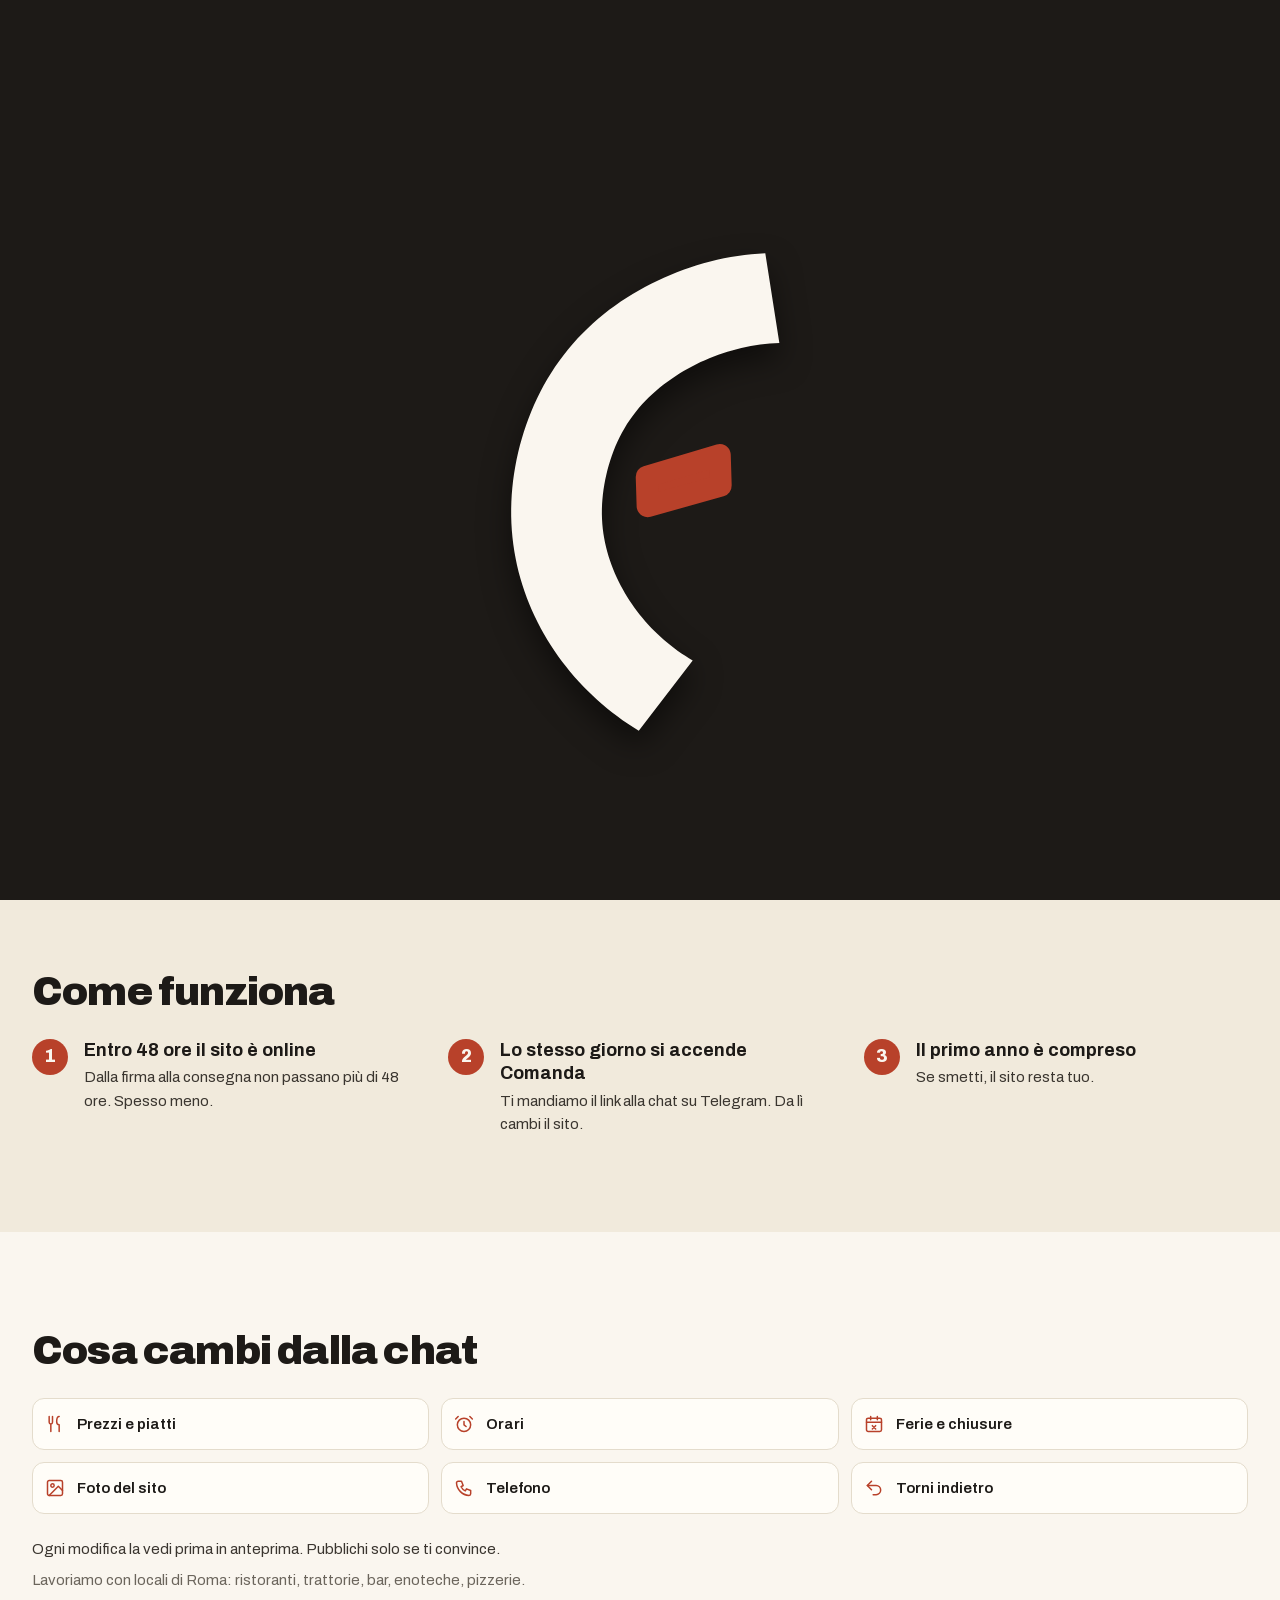
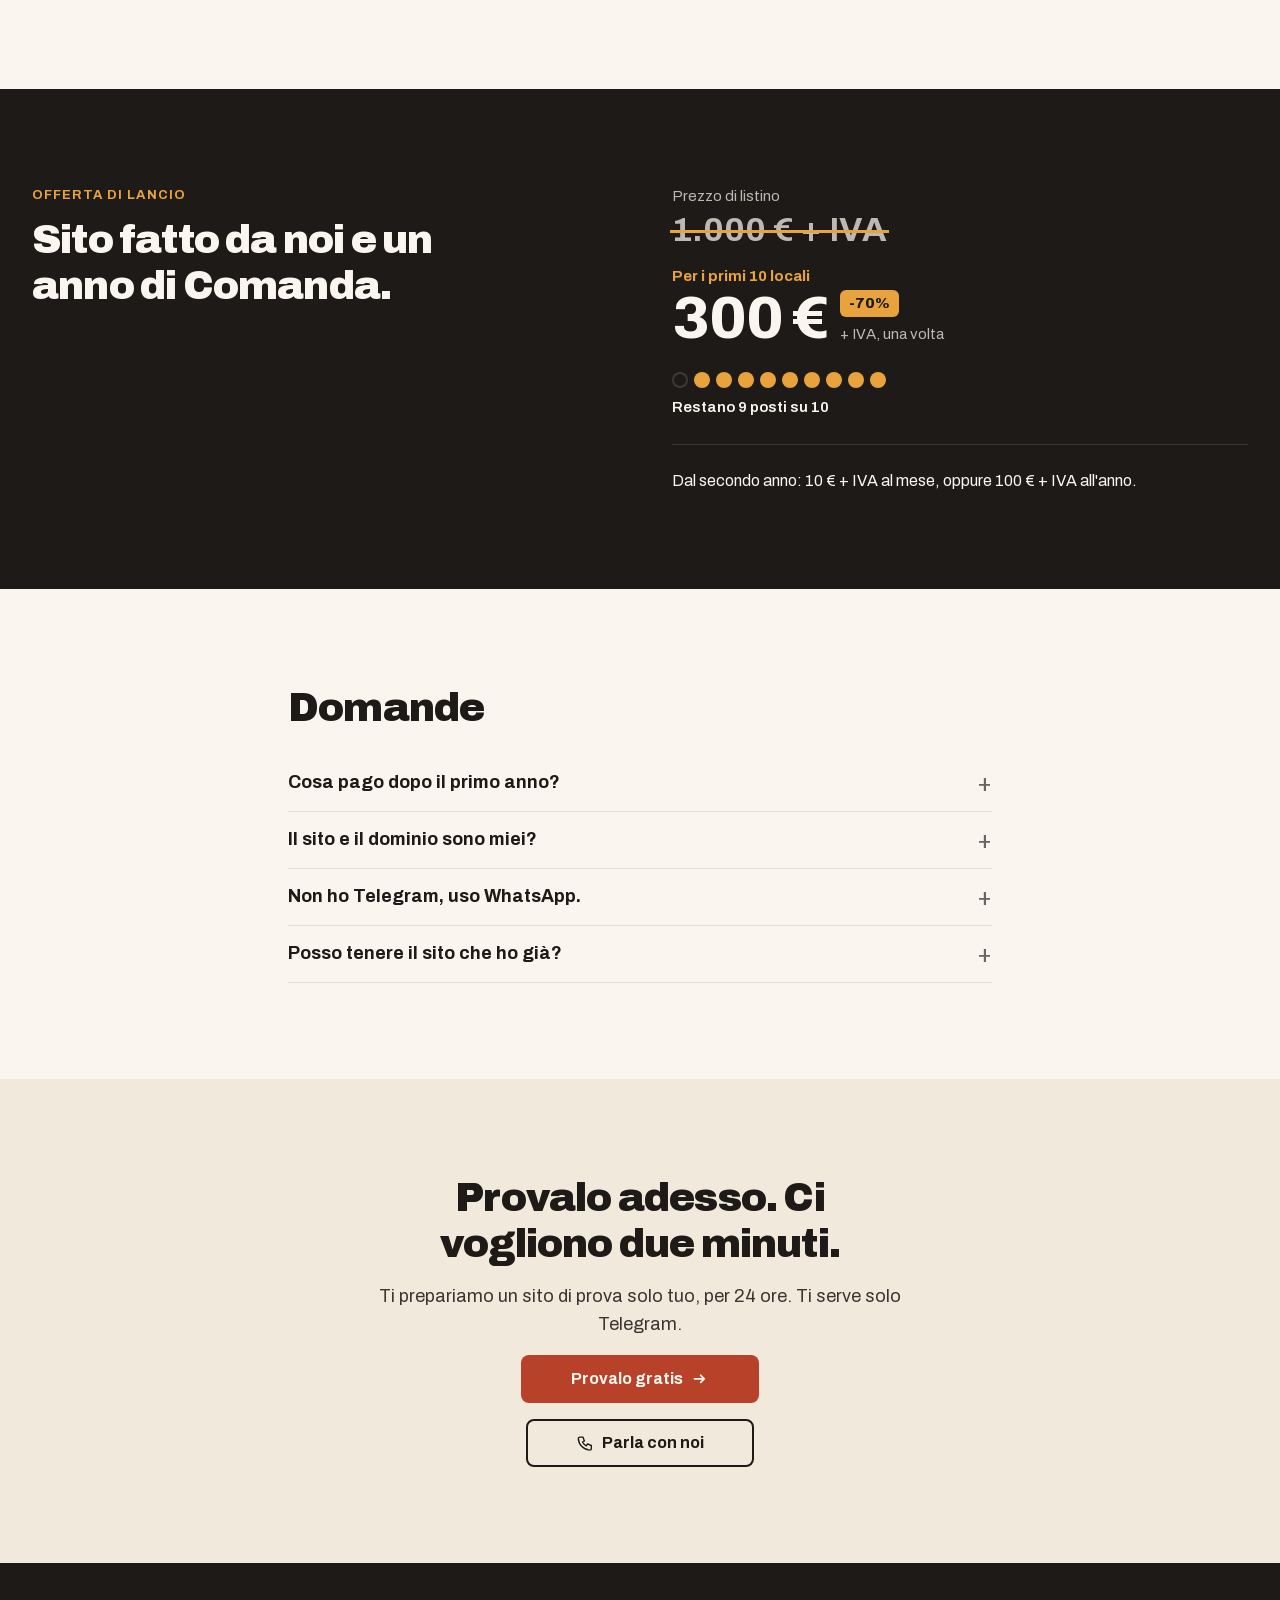
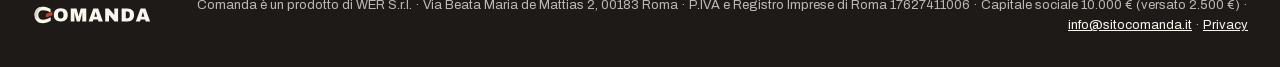
<file: index.html>
<!doctype html>
<html lang="it">
<head>
  <meta charset="utf-8">
  <meta name="viewport" content="width=device-width, initial-scale=1">
  <title>Sito per il tuo locale a Roma in 48 ore | Comanda</title>
  <meta name="description" content="Il sito del tuo locale in 48 ore, poi lo cambi dal cellulare. Listino 1.000 € + IVA, per i primi 10 locali 300 € + IVA con un anno compreso.">
  <link rel="canonical" href="https://sitocomanda.it/">
  <meta property="og:type" content="website">
  <meta property="og:site_name" content="Comanda">
  <meta property="og:locale" content="it_IT">
  <meta property="og:url" content="https://sitocomanda.it/">
  <meta property="og:title" content="Il sito del tuo locale, pronto in 48 ore. Poi lo cambi dal cellulare.">
  <meta property="og:description" content="Listino 1.000 € + IVA. Per i primi 10 locali: 300 € + IVA, sito e un anno di Comanda.">
  <meta property="og:image" content="https://sitocomanda.it/og-comanda.png">
  <meta property="og:image:alt" content="Comanda: il sito del tuo locale in 48 ore, 300 € + IVA per i primi 10 locali">
  <meta name="twitter:card" content="summary_large_image">
  <meta name="theme-color" content="#1D1A17">
  <link rel="icon" href="assets/comanda-favicon.ico" sizes="any">
  <link rel="icon" href="assets/comanda-favicon-32.png" type="image/png" sizes="32x32">
  <link rel="apple-touch-icon" href="assets/comanda-icona-ios-180.png">
  <link rel="preload" href="fonts/archivo-latin.woff2" as="font" type="font/woff2" crossorigin>
  <link rel="stylesheet" href="style.css?v=20261004b">
  <script>/* intro: decisa prima del primo disegno, così la pagina non lampeggia */
  (function () { try { var d = document.documentElement;
    if (!matchMedia('(prefers-reduced-motion: reduce)').matches && !sessionStorage.getItem('comanda-intro')) {
      sessionStorage.setItem('comanda-intro', '1'); d.classList.add('is-intro'); }
  } catch (e) {} })();</script>
  <script type="application/ld+json">
  {"@context":"https://schema.org","@type":"Service","name":"Comanda","url":"https://sitocomanda.it/",
   "description":"Sito per locali (ristoranti, trattorie, bar, enoteche, pizzerie) costruito in 48 ore da WER S.r.l. e aggiornabile dal titolare dal cellulare, con una chat su Telegram.",
   "areaServed":{"@type":"City","name":"Roma"},
   "provider":{"@type":"Organization","name":"WER S.r.l.","url":"https://sitocomanda.it/","logo":"https://sitocomanda.it/assets/comanda-icona-512.png","email":"info@sitocomanda.it","vatID":"IT17627411006",
     "address":{"@type":"PostalAddress","streetAddress":"Via Beata Maria de Mattias 2","postalCode":"00183","addressLocality":"Roma","addressCountry":"IT"}},
   "offers":[
    {"@type":"Offer","name":"Sito + primo anno di Comanda, prezzo di listino","price":"1000","priceCurrency":"EUR","priceSpecification":{"@type":"PriceSpecification","price":"1000","priceCurrency":"EUR","valueAddedTaxIncluded":false}},
    {"@type":"Offer","name":"Offerta di lancio: sito + primo anno, primi 10 locali","price":"300","priceCurrency":"EUR","availability":"https://schema.org/LimitedAvailability","eligibleQuantity":{"@type":"QuantitativeValue","maxValue":10},"priceSpecification":{"@type":"PriceSpecification","price":"300","priceCurrency":"EUR","valueAddedTaxIncluded":false}},
    {"@type":"Offer","name":"Rinnovo mensile dal secondo anno","price":"10","priceCurrency":"EUR","priceSpecification":{"@type":"UnitPriceSpecification","price":"10","priceCurrency":"EUR","valueAddedTaxIncluded":false,"billingDuration":"P1M"}},
    {"@type":"Offer","name":"Rinnovo annuale dal secondo anno","price":"100","priceCurrency":"EUR","priceSpecification":{"@type":"UnitPriceSpecification","price":"100","priceCurrency":"EUR","valueAddedTaxIncluded":false,"billingDuration":"P1Y"}}
   ]}
  </script>
  <script type="application/ld+json">
  {"@context":"https://schema.org","@type":"FAQPage","mainEntity":[
   {"@type":"Question","name":"Cosa pago dopo il primo anno?","acceptedAnswer":{"@type":"Answer","text":"10 € + IVA al mese, oppure 100 € + IVA se paghi l'anno intero. Disdici quando vuoi."}},
   {"@type":"Question","name":"Il sito e il dominio sono miei?","acceptedAnswer":{"@type":"Answer","text":"Contenuti e dominio sono a tuo nome. Se un giorno smetti, ti diamo una copia completa del sito."}},
   {"@type":"Question","name":"Non ho Telegram, uso WhatsApp.","acceptedAnswer":{"@type":"Answer","text":"Si installa in un minuto e lo apri solo per il sito. Funziona anche dal computer."}},
   {"@type":"Question","name":"Posso tenere il sito che ho già?","acceptedAnswer":{"@type":"Answer","text":"No: Comanda funziona sui siti che costruiamo noi. Il tuo lo rifacciamo partendo da quello che hai."}}
  ]}
  </script>
</head>
<body>
  <a class="skip" href="#main">Vai al contenuto</a>

  <!-- INTRO: il logo del teaser, solo alla prima pagina della sessione, mai con "riduci movimento". Lo disegna site.js -->
  <div class="intro" aria-hidden="true"><canvas class="intro__cv"></canvas></div>


  <header class="top">
    <div class="wrap top__in">
      <a class="logo" href="/" aria-label="Comanda, torna all'inizio"><svg class="logo__svg" viewBox="0 0 988 160" width="150" height="24.29" aria-hidden="true" focusable="false"><g id="logo-c" transform="translate(4 0)"><path d="M 144 31 C 124 17 102 13 80 13 C 41 13 16 39 16 79 C 16 119 43 145 82 145 C 105 145 125 138 145 126 L 145 97 C 125 110 105 117 85 117 C 59 117 46 102 46 79 C 46 55 60 41 84 41 C 105 41 124 47 144 60 Z" fill="#1D1A17"/><path d="M 17 68 C 23 39 49 19 79 14 C 61 26 46 43 41 62 C 34 81 37 101 47 116 C 26 104 14 87 17 68 Z" fill="#3A352F"/><path d="M 111 69 L 155 54 Q 159 53 159 58 L 159 78 Q 159 82 155 83 L 111 98 Q 107 99 107 94 L 107 76 Q 107 71 111 69 Z" fill="#B8412A"/></g><path id="logo-omanda" d="M123.4 1.2000000000000002Q111.70000000000002 1.2000000000000002 103.4 -2.8000000000000003Q95.10000000000001 -6.800000000000001 90.70000000000002 -14.750000000000002Q86.30000000000001 -22.700000000000003 86.30000000000001 -34.4Q86.30000000000001 -46.2 90.70000000000002 -54.1Q95.10000000000001 -62.0 103.4 -66.0Q111.70000000000002 -70.0 123.4 -70.0Q135.20000000000002 -70.0 143.5 -66.0Q151.8 -62.0 156.20000000000002 -54.1Q160.60000000000002 -46.2 160.60000000000002 -34.4Q160.60000000000002 -22.700000000000003 156.20000000000002 -14.750000000000002Q151.8 -6.800000000000001 143.5 -2.8000000000000003Q135.20000000000002 1.2000000000000002 123.4 1.2000000000000002ZM123.4 -15.3Q127.00000000000001 -15.3 129.75 -16.450000000000003Q132.5 -17.6 134.35000000000002 -19.700000000000003Q136.20000000000002 -21.8 137.10000000000002 -24.75Q138.0 -27.700000000000003 138.0 -31.200000000000003V-37.6Q138.0 -41.1 137.10000000000002 -44.05Q136.20000000000002 -47.0 134.35000000000002 -49.1Q132.5 -51.2 129.75 -52.35Q127.00000000000001 -53.5 123.4 -53.5Q119.80000000000001 -53.5 117.05000000000001 -52.35Q114.30000000000001 -51.2 112.50000000000001 -49.1Q110.70000000000002 -47.0 109.80000000000001 -44.05Q108.9 -41.1 108.9 -37.6V-31.200000000000003Q108.9 -27.700000000000003 109.80000000000001 -24.75Q110.70000000000002 -21.8 112.50000000000001 -19.700000000000003Q114.30000000000001 -17.6 117.05000000000001 -16.450000000000003Q119.80000000000001 -15.3 123.4 -15.3Z M176.50000000000003 0.0V-68.8H207.3L213.60000000000002 -44.6Q214.00000000000003 -43.300000000000004 214.75000000000003 -40.300000000000004Q215.50000000000003 -37.300000000000004 216.35000000000002 -33.800000000000004Q217.20000000000002 -30.3 217.90000000000003 -27.3H218.70000000000002Q219.20000000000002 -29.5 219.95000000000002 -32.55Q220.70000000000002 -35.6 221.5 -38.8Q222.3 -42.0 222.90000000000003 -44.6L229.20000000000002 -68.8H258.90000000000003V0.0H237.8V-24.8Q237.8 -28.8 237.85000000000002 -33.050000000000004Q237.90000000000003 -37.300000000000004 237.95000000000005 -41.10000000000001Q238.00000000000003 -44.900000000000006 238.00000000000003 -47.400000000000006H237.20000000000005Q236.90000000000003 -45.400000000000006 236.35000000000002 -42.7Q235.8 -40.0 235.20000000000002 -37.35Q234.60000000000002 -34.7 234.00000000000003 -32.7L225.10000000000002 0.0H208.60000000000002L199.60000000000002 -32.7Q199.10000000000002 -34.7 198.45000000000002 -37.35Q197.8 -40.0 197.3 -42.7Q196.8 -45.400000000000006 196.40000000000003 -47.300000000000004H195.60000000000002Q195.70000000000002 -44.800000000000004 195.8 -41.0Q195.90000000000003 -37.2 195.95000000000005 -33.0Q196.00000000000003 -28.8 196.00000000000003 -24.8V0.0Z M271.3 0.0 296.40000000000003 -68.8H322.1L347.20000000000005 0.0H323.8L320.90000000000003 -9.700000000000001H296.8L293.90000000000003 0.0ZM301.40000000000003 -25.1H316.40000000000003L313.1 -36.1Q312.70000000000005 -37.300000000000004 312.20000000000005 -39.0Q311.70000000000005 -40.7 311.20000000000005 -42.6Q310.70000000000005 -44.5 310.20000000000005 -46.35Q309.70000000000005 -48.2 309.3 -49.6H308.5Q308.1 -47.800000000000004 307.45000000000005 -45.5Q306.8 -43.2 306.1 -40.75Q305.40000000000003 -38.300000000000004 304.7 -36.1Z M359.5 0.0V-68.8H378.3L399.70000000000005 -44.1Q400.6 -43.1 402.1 -41.2Q403.6 -39.300000000000004 405.15000000000003 -37.35Q406.70000000000005 -35.4 407.5 -34.2L408.0 -34.4Q407.90000000000003 -37.2 407.90000000000003 -39.95Q407.90000000000003 -42.7 407.90000000000003 -44.1V-68.8H428.0V0.0H409.3L385.20000000000005 -27.5Q383.5 -29.5 382.3 -31.150000000000002Q381.1 -32.800000000000004 380.0 -34.300000000000004L379.5 -34.1Q379.6 -32.2 379.6 -30.300000000000004Q379.6 -28.400000000000002 379.6 -27.5V0.0Z M446.8 0.0V-68.8H476.6Q488.40000000000003 -68.8 496.40000000000003 -65.1Q504.40000000000003 -61.400000000000006 508.55000000000007 -53.800000000000004Q512.7 -46.2 512.7 -34.4Q512.7 -22.700000000000003 508.55000000000007 -15.05Q504.40000000000003 -7.4 496.40000000000003 -3.7Q488.40000000000003 0.0 476.6 0.0ZM468.90000000000003 -16.5H476.20000000000005Q479.80000000000007 -16.5 482.45000000000005 -17.5Q485.1 -18.5 486.80000000000007 -20.4Q488.50000000000006 -22.3 489.30000000000007 -25.1Q490.1 -27.900000000000002 490.1 -31.400000000000002V-37.4Q490.1 -40.900000000000006 489.30000000000007 -43.7Q488.50000000000006 -46.5 486.80000000000007 -48.400000000000006Q485.1 -50.300000000000004 482.45000000000005 -51.300000000000004Q479.80000000000007 -52.300000000000004 476.20000000000005 -52.300000000000004H468.90000000000003Z M522.2 0.0 547.3000000000001 -68.8H573.0L598.1 0.0H574.7L571.8000000000001 -9.700000000000001H547.7L544.8000000000001 0.0ZM552.3000000000001 -25.1H567.3000000000001L564.0 -36.1Q563.6 -37.300000000000004 563.1 -39.0Q562.6 -40.7 562.1 -42.6Q561.6 -44.5 561.1 -46.35Q560.6 -48.2 560.2 -49.6H559.4000000000001Q559.0 -47.800000000000004 558.35 -45.5Q557.7 -43.2 557.0 -40.75Q556.3000000000001 -38.300000000000004 555.6 -36.1Z" fill="#1D1A17" transform="translate(44 131) scale(1.5)"/></svg></a>
      <div class="top__cta">
        <a class="btn btn--ghost btn--sm top__talk" href="#parla" data-talk>Parla con noi</a>
        <a class="btn btn--line btn--sm" href="https://prova.sitocomanda.it/prova">Provalo gratis</a>
      </div>
    </div>
  </header>

  <main id="main">
    <!-- HERO: tre punti, il foglietto col prezzo, il telefono sul pannello di sala -->
    <section class="hero">
      <div class="wrap hero__grid">
        <div class="hero__copy">
          <h1 class="claim">
            <span class="claim__row"><span class="claim__n" aria-hidden="true">1</span><span>Il sito del tuo locale</span></span><span class="sr">. </span>
            <span class="claim__row"><span class="claim__n" aria-hidden="true">2</span><span>Pronto in 48 ore</span></span><span class="sr">. </span>
            <span class="claim__row"><span class="claim__n" aria-hidden="true">3</span><span>Lo modifichi con un messaggio</span></span>
          </h1>
          <p class="lead">Noi lo facciamo, tu lo aggiorni: menù, orari e foto.</p>

          <div class="slip">
            <p class="slip__list">Listino <s class="strike">1.000 € + IVA</s></p>
            <p class="slip__now"><b>300 € + IVA</b> <span class="badge">-70%</span></p>
            <p class="slip__note">Sito + un anno di Comanda · primi 10 locali</p>
            <a class="btn btn--brick btn--block" href="https://prova.sitocomanda.it/prova">Provalo gratis <svg class="arrow" viewBox="0 0 20 20" aria-hidden="true"><path d="M4 10h11m-4-4 4 4-4 4"/></svg></a>
            <a class="btn btn--line btn--block slip__talk" href="#parla" data-talk><svg class="ico" viewBox="0 0 24 24" aria-hidden="true"><path d="M5 4h4l2 5-2.5 1.5a11 11 0 0 0 5 5L15 13l5 2v4a2 2 0 0 1-2 2A16 16 0 0 1 3 6a2 2 0 0 1 2-2"/></svg>Parla con noi</a>
          </div>
        </div>

        <div class="stage">
          <figure class="phone" id="demo" aria-label="Esempio di chat con Comanda su Telegram: la Carbonara passa da € 13.00 a € 14.00 e il sito si aggiorna">
            <div class="tg-status" aria-hidden="true">
              <span>12:41</span>
              <svg viewBox="0 0 44 12"><path d="M1 9h2v2H1zM5 7h2v4H5zM9 5h2v6H9zM13 3h2v8h-2z"/><path d="M20 5.5a7 7 0 0 1 9 0M22 8a4 4 0 0 1 5 0" fill="none" stroke="currentColor" stroke-width="1.5" stroke-linecap="round"/><rect x="33" y="2" width="9" height="8" rx="2" fill="none" stroke="currentColor"/><rect x="34.5" y="3.5" width="6" height="5" rx="1"/></svg>
            </div>
            <div class="tg-head" aria-hidden="true">
              <span class="tg-back">‹ Chat</span>
              <span class="tg-who"><b>Comanda</b><small>bot</small></span>
              <img class="tg-avatar" src="assets/comanda-avatar-96.png" alt="" width="34" height="34">
            </div>
            <div class="tg-body" data-demo-body data-demo-state="final">
              <div class="tg-msg tg-msg--me"><p>carbonara</p><time>12:41 <i class="tg-ticks"></i></time></div>
              <div class="tg-row"><div class="tg-msg"><p>Carbonara: adesso è € 13.00. Quale prezzo vuoi mettere?</p><time>12:41</time></div><div class="tg-kb"><div class="tg-kb__row"><span>€ 12.50</span><span>€ 13.00</span><span>€ 13.50</span></div><div class="tg-kb__row"><span class="is-tap">€ 14.00</span><span>€ 14.50</span><span>€ 15.00</span></div></div></div>
              <div class="tg-row"><div class="tg-msg"><p>Ecco come viene:<br><span class="tg-link">prova.sitocomanda.it/…/anteprima/</span></p><time>12:42</time></div><div class="tg-kb"><div class="tg-kb__row"><span>🚀 Pubblica</span><span>✗ Annulla</span></div></div></div>
              <div class="tg-row"><div class="tg-msg"><p>Fatto, è online:<br><span class="tg-link">prova.sitocomanda.it/…/</span></p><time>12:42</time></div><div class="tg-kb"><div class="tg-kb__row"><span>↩️ Annulla</span></div></div></div>
            </div>
            <div class="tg-input" aria-hidden="true">
              <svg viewBox="0 0 20 20"><path d="m14 9-5.5 5.5a3 3 0 0 1-4.2-4.2l6.4-6.4a2 2 0 0 1 2.8 2.8l-6.3 6.3a1 1 0 0 1-1.4-1.4L11 6.4" fill="none" stroke="currentColor" stroke-width="1.5" stroke-linecap="round"/></svg>
              <span class="tg-field">Messaggio</span>
              <svg viewBox="0 0 20 20"><rect x="7" y="2" width="6" height="10" rx="3" fill="none" stroke="currentColor" stroke-width="1.5"/><path d="M4.5 9.5a5.5 5.5 0 0 0 11 0M10 15v3" fill="none" stroke="currentColor" stroke-width="1.5" stroke-linecap="round"/></svg>
            </div>
          </figure>
        </div>
      </div>
    </section>

    <!-- COME FUNZIONA -->
    <section class="section steps" id="come">
      <div class="wrap">
        <h2>Come funziona</h2>
        <ol class="steps__list">
          <li><span class="steps__n" aria-hidden="true">1</span><div><h3>Entro 48 ore il sito è online</h3><p>Dalla firma alla consegna non passano più di 48 ore. Spesso meno.</p></div></li>
          <li><span class="steps__n" aria-hidden="true">2</span><div><h3>Lo stesso giorno si accende Comanda</h3><p>Ti mandiamo il link alla chat su Telegram. Da lì cambi il sito.</p></div></li>
          <li><span class="steps__n" aria-hidden="true">3</span><div><h3>Il primo anno è compreso</h3><p>Se smetti, il sito resta tuo.</p></div></li>
        </ol>
      </div>
    </section>

    <!-- COSA CAMBI -->
    <section class="section changes" id="cosa">
      <div class="wrap">
        <h2>Cosa cambi dalla chat</h2>
        <ul class="changes__list">
          <li><svg viewBox="0 0 24 24" aria-hidden="true"><path d="M5 3v7a2 2 0 0 0 4 0V3M7 12v9M17 3c-2 0-3 2.5-3 6s1 4 3 4v8"/></svg>Prezzi e piatti</li>
          <li><svg viewBox="0 0 24 24" aria-hidden="true"><circle cx="12" cy="13" r="8"/><path d="M12 9v4l2.5 2M5 3 2 6M19 3l3 3"/></svg>Orari</li>
          <li><svg viewBox="0 0 24 24" aria-hidden="true"><rect x="3" y="5" width="18" height="16" rx="2"/><path d="M3 10h18M8 3v4m8-4v4M10 14l4 4m0-4-4 4"/></svg>Ferie e chiusure</li>
          <li><svg viewBox="0 0 24 24" aria-hidden="true"><rect x="3" y="3" width="18" height="18" rx="2"/><circle cx="9" cy="9" r="2"/><path d="m21 15-5-5L5 21"/></svg>Foto del sito</li>
          <li><svg viewBox="0 0 24 24" aria-hidden="true"><path d="M5 4h4l2 5-2.5 1.5a11 11 0 0 0 5 5L15 13l5 2v4a2 2 0 0 1-2 2A16 16 0 0 1 3 6a2 2 0 0 1 2-2"/></svg>Telefono</li>
          <li><svg viewBox="0 0 24 24" aria-hidden="true"><path d="M9 14 4 9l5-5"/><path d="M4 9h10.5a5.5 5.5 0 0 1 0 11H11"/></svg>Torni indietro</li>
        </ul>
        <p class="changes__note">Ogni modifica la vedi prima in anteprima. Pubblichi solo se ti convince.</p>
        <p class="changes__who">Lavoriamo con locali di Roma: ristoranti, trattorie, bar, enoteche, pizzerie.</p>
      </div>
    </section>

    <!-- PREZZO -->
    <section class="section offer" id="prezzo">
      <div class="wrap offer__in">
        <div class="offer__head">
          <p class="eyebrow">Offerta di lancio</p>
          <h2>Sito fatto da noi e un anno di Comanda.</h2>
        </div>
        <div class="offer__body">
          <p class="offer__list"><span>Prezzo di listino</span> <s class="strike strike--big">1.000 € + IVA</s></p>
          <p class="offer__for">Per i primi 10 locali</p>
          <p class="offer__now"><b>300 €</b> <span class="offer__side"><span class="badge badge--amber">-70%</span><span>+ IVA, una volta</span></span></p>
          <div class="seats">
            <span class="seats__dots" aria-hidden="true"><i class="is-taken"></i><i></i><i></i><i></i><i></i><i></i><i></i><i></i><i></i><i></i></span>
            <p>Restano 9 posti su 10</p>
          </div>
          <hr>
          <p class="offer__renew">Dal secondo anno: <span class="nw">10 € + IVA</span> al mese, oppure <span class="nw">100 € + IVA</span> all'anno.</p>
        </div>
      </div>
    </section>

    <!-- DOMANDE -->
    <section class="section faq" id="domande">
      <div class="wrap">
        <h2>Domande</h2>
        <div class="faq__list">
          <details><summary>Cosa pago dopo il primo anno?</summary><p><span class="nw">10 € + IVA</span> al mese, oppure <span class="nw">100 € + IVA</span> se paghi l'anno intero. Disdici quando vuoi.</p></details>
          <details><summary>Il sito e il dominio sono miei?</summary><p>Contenuti e dominio sono a tuo nome. Se un giorno smetti, ti diamo una copia completa del sito.</p></details>
          <details><summary>Non ho Telegram, uso WhatsApp.</summary><p>Si installa in un minuto e lo apri solo per il sito. Funziona anche dal computer.</p></details>
          <details><summary>Posso tenere il sito che ho già?</summary><p>No: Comanda funziona sui siti che costruiamo noi. Il tuo lo rifacciamo partendo da quello che hai.</p></details>
        </div>
      </div>
    </section>

    <!-- CHIUSURA -->
    <section class="section close">
      <div class="wrap close__in">
        <h2>Provalo adesso. Ci vogliono due minuti.</h2>
        <p>Ti prepariamo un sito di prova solo tuo, per 24 ore. Ti serve solo Telegram.</p>
        <a class="btn btn--brick btn--block" href="https://prova.sitocomanda.it/prova">Provalo gratis <svg class="arrow" viewBox="0 0 20 20" aria-hidden="true"><path d="M4 10h11m-4-4 4 4-4 4"/></svg></a>
        <a class="btn btn--line btn--block" href="#parla" data-talk><svg class="ico" viewBox="0 0 24 24" aria-hidden="true"><path d="M5 4h4l2 5-2.5 1.5a11 11 0 0 0 5 5L15 13l5 2v4a2 2 0 0 1-2 2A16 16 0 0 1 3 6a2 2 0 0 1 2-2"/></svg>Parla con noi</a>
      </div>
    </section>
  </main>

  <footer class="foot">
    <div class="wrap foot__in">
      <img src="assets/comanda-lockup-orizzontale-scuro.svg" alt="Comanda" width="124" height="20">
      <p>Comanda è un prodotto di WER S.r.l. · Via Beata Maria de Mattias 2, 00183 Roma · P.IVA e Registro Imprese di Roma 17627411006 · Capitale sociale 10.000 € (versato 2.500 €) · <a href="mailto:info@sitocomanda.it">info@sitocomanda.it</a> · <a href="privacy.html">Privacy</a></p>
    </div>
  </footer>

  <div class="sticky-cta" hidden>
    <a class="btn btn--brick" href="https://prova.sitocomanda.it/prova">Provalo gratis <svg class="arrow" viewBox="0 0 20 20" aria-hidden="true"><path d="M4 10h11m-4-4 4 4-4 4"/></svg></a>
    <a class="btn btn--line " href="#parla" data-talk><svg class="ico" viewBox="0 0 24 24" aria-hidden="true"><path d="M5 4h4l2 5-2.5 1.5a11 11 0 0 0 5 5L15 13l5 2v4a2 2 0 0 1-2 2A16 16 0 0 1 3 6a2 2 0 0 1 2-2"/></svg>Parla con noi</a>
  </div>

  <!-- PARLA CON NOI: chiamata, WhatsApp, mail. Senza JS si apre col link #parla -->
  <dialog class="talk" id="parla" aria-labelledby="parla-t">
    <div class="talk__in">
      <a class="talk__x" href="#" data-talk-close aria-label="Chiudi"><svg viewBox="0 0 20 20" aria-hidden="true"><path d="M5 5l10 10M15 5 5 15"/></svg></a>
      <h2 id="parla-t">Parla con noi</h2>
      <p>Ti spieghiamo tutto, il sito lo prepariamo noi.</p>
      <ul class="talk__list">
        <li><a href="tel:+393895848609"><span class="talk__ico"><svg class="ico" viewBox="0 0 24 24" aria-hidden="true"><path d="M5 4h4l2 5-2.5 1.5a11 11 0 0 0 5 5L15 13l5 2v4a2 2 0 0 1-2 2A16 16 0 0 1 3 6a2 2 0 0 1 2-2"/></svg></span><span><b>Chiamaci</b><small>389 584 8609</small></span></a></li>
        <li><a href="https://wa.me/393895848609?text=Ciao%2C%20vorrei%20parlare%20del%20sito%20del%20mio%20locale" rel="noopener"><span class="talk__ico"><svg class="ico" viewBox="0 0 24 24" aria-hidden="true"><path d="M4 20l1.3-3.9A8 8 0 1 1 8 19z"/><path d="M9 10h6M9 13.5h4"/></svg></span><span><b>Scrivici su WhatsApp</b><small>Il messaggio è già pronto</small></span></a></li>
        <li><a href="mailto:info@sitocomanda.it?subject=Il%20sito%20del%20mio%20locale"><span class="talk__ico"><svg class="ico" viewBox="0 0 24 24" aria-hidden="true"><rect x="3" y="5" width="18" height="14" rx="2"/><path d="m4 7 8 6 8-6"/></svg></span><span><b>Mandaci una mail</b><small>info@sitocomanda.it</small></span></a></li>
      </ul>
    </div>
  </dialog>

  <script src="site.js?v=20261004b" defer></script>
</body>
</html>
</file>
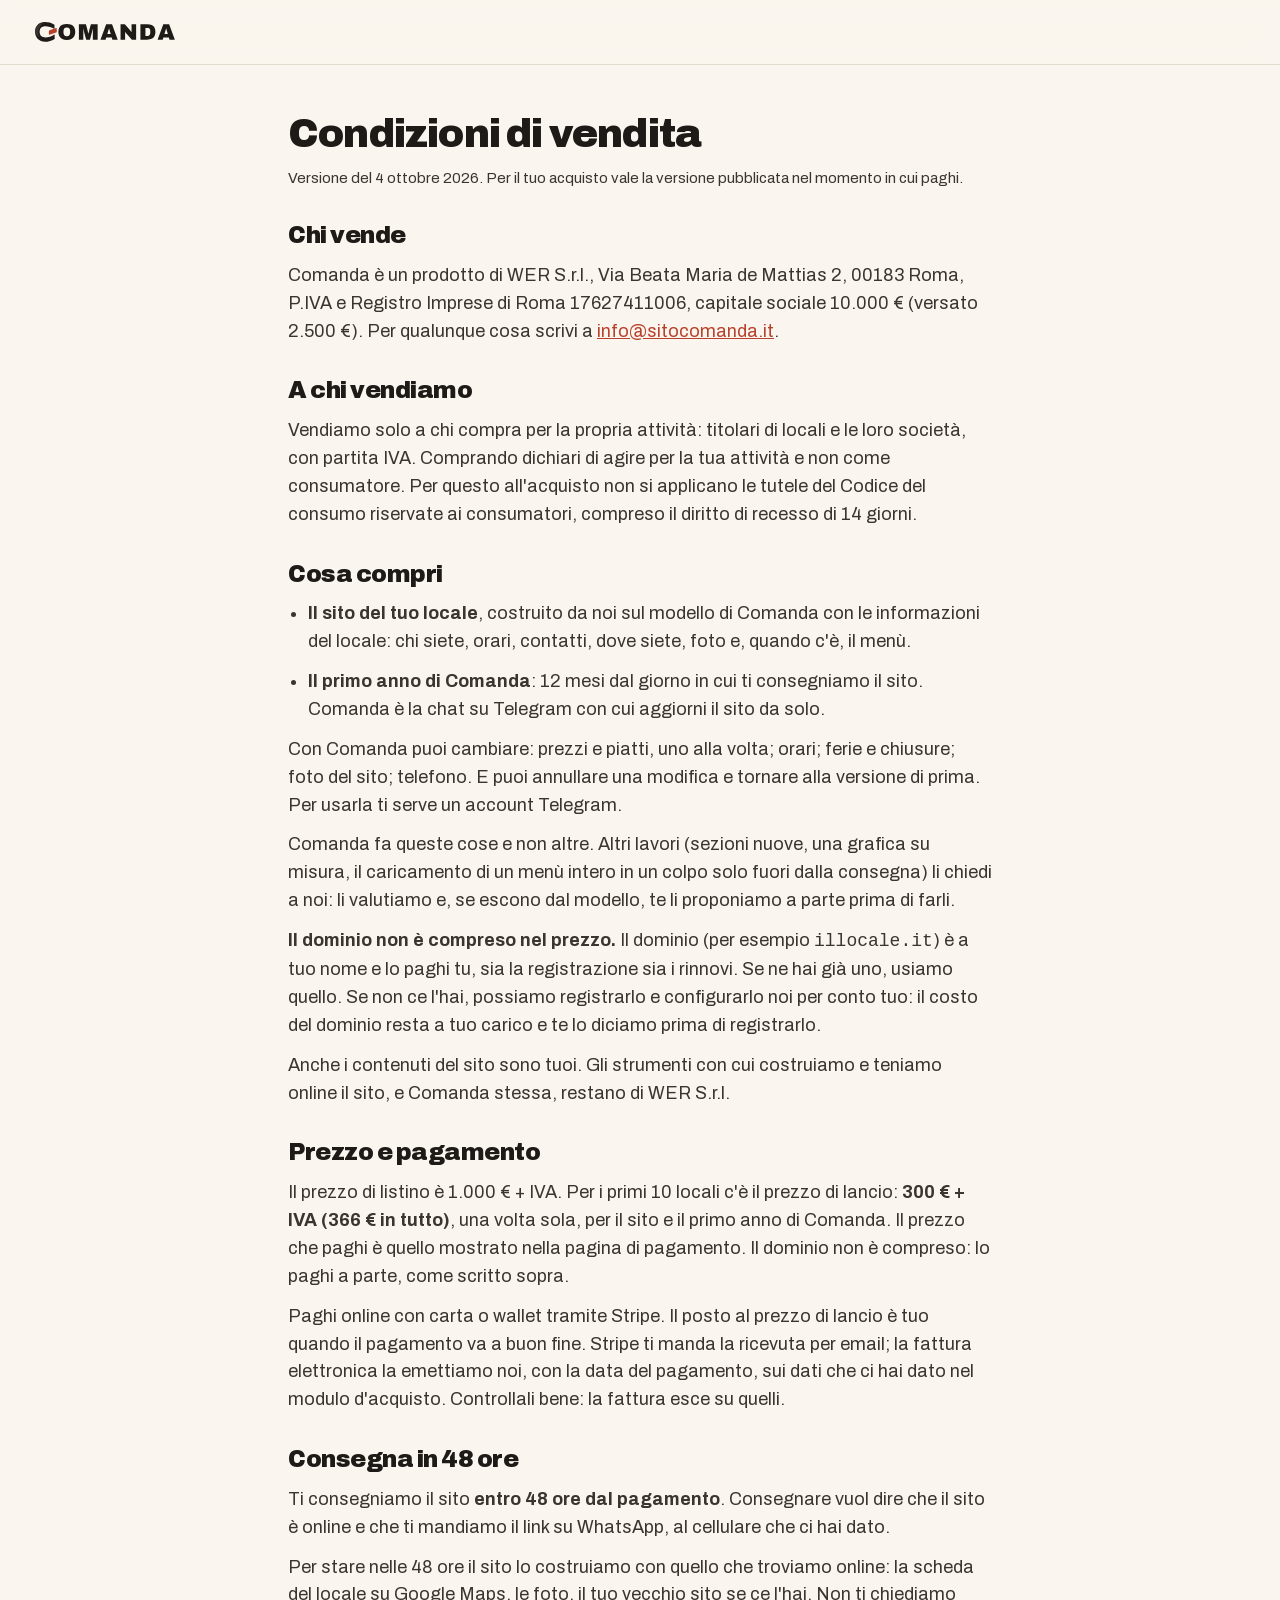
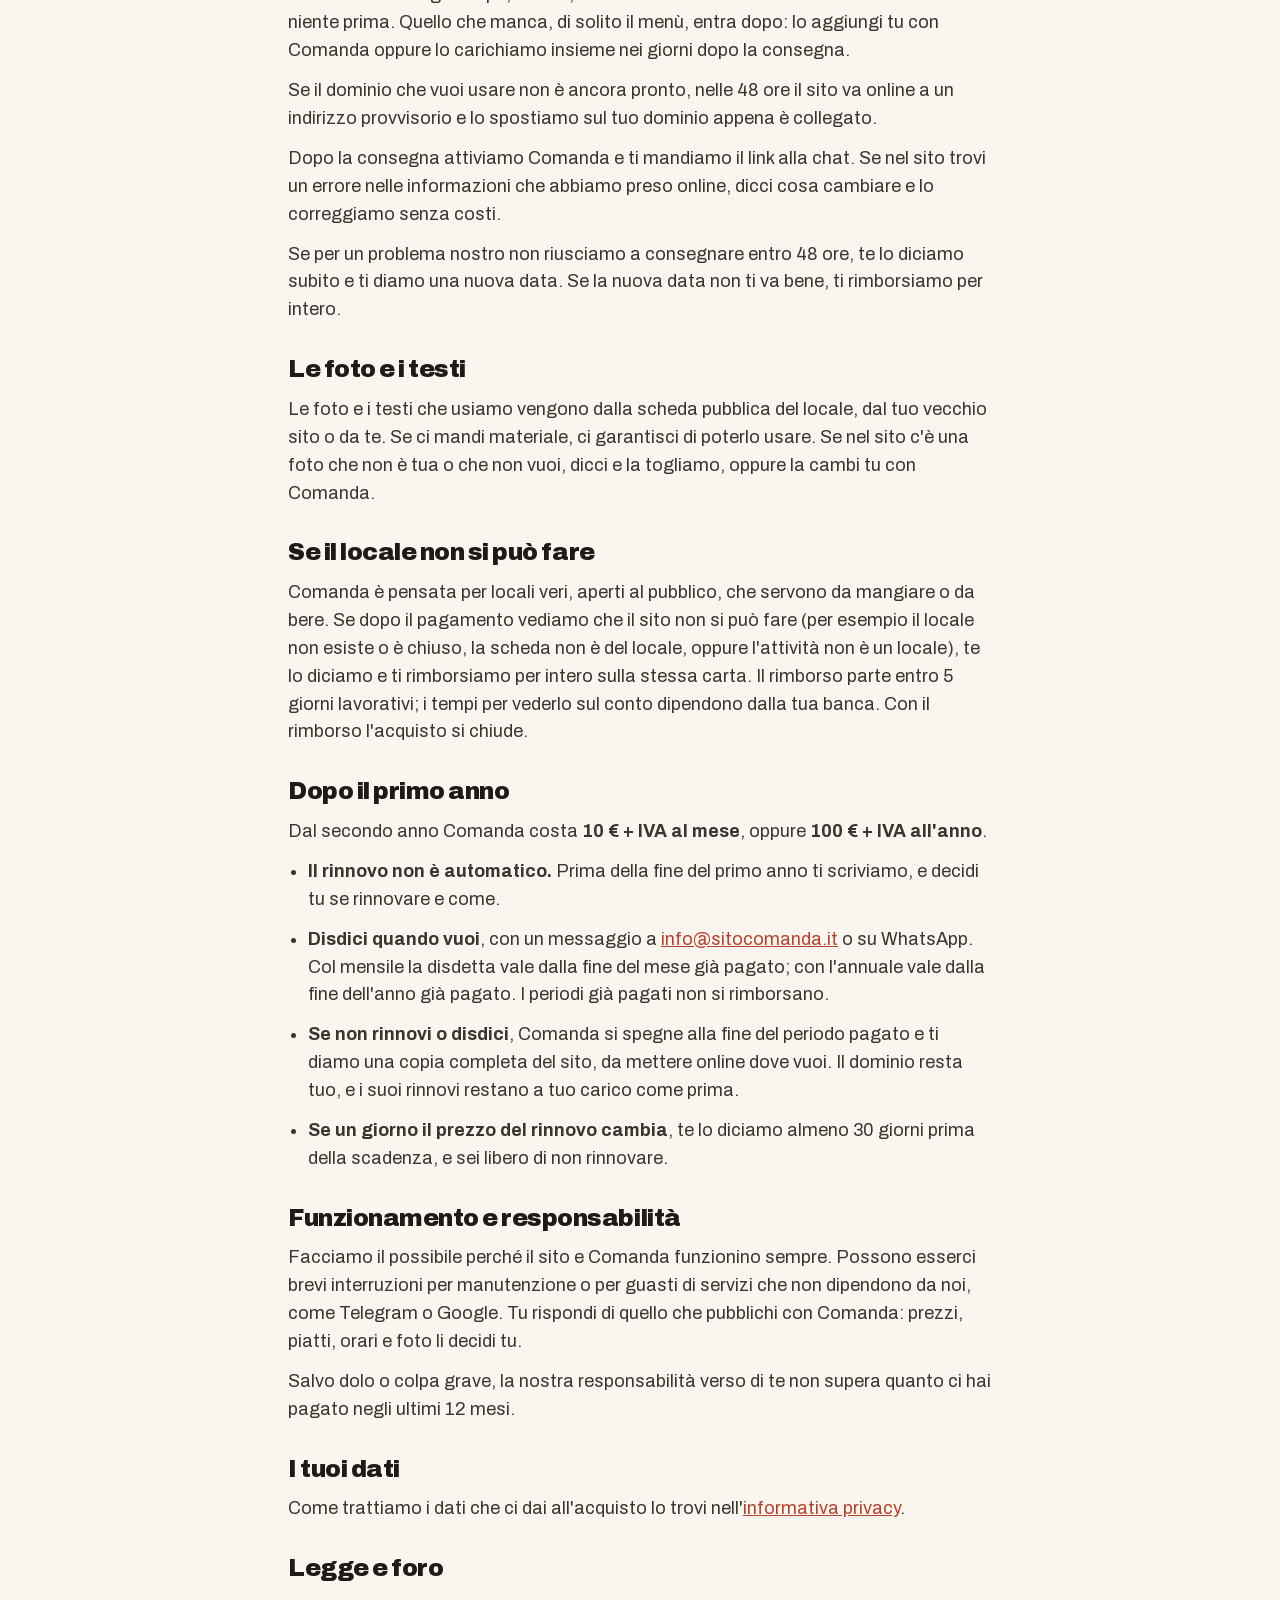
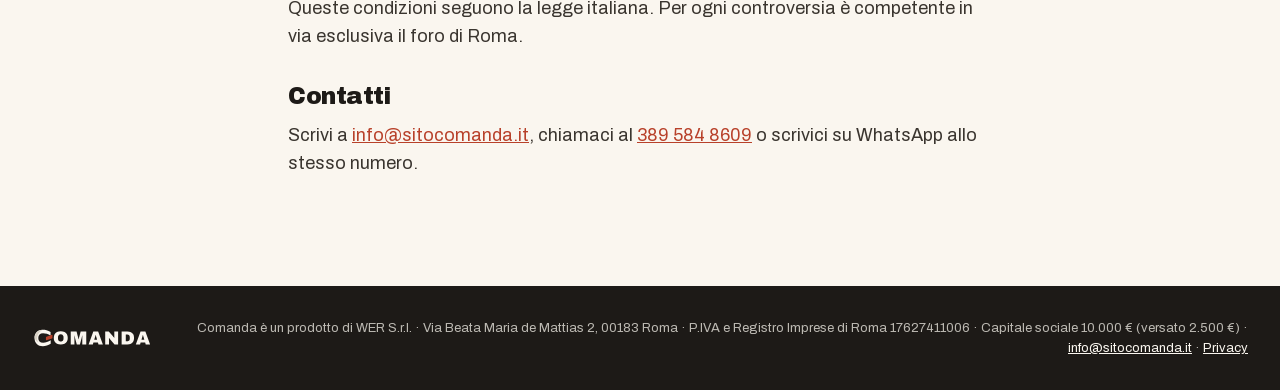
<file: condizioni.html>
<!doctype html>
<html lang="it">
<head>
  <meta charset="utf-8">
  <meta name="viewport" content="width=device-width, initial-scale=1">
  <title>Condizioni di vendita · Comanda</title>
  <meta name="description" content="Le condizioni con cui WER S.r.l. vende Comanda: il sito del tuo locale in 48 ore dal pagamento e il primo anno di Comanda.">
  <link rel="canonical" href="https://sitocomanda.it/condizioni.html">
  <link rel="icon" href="assets/comanda-favicon.ico" sizes="any">
  <link rel="preload" href="fonts/archivo-latin.woff2" as="font" type="font/woff2" crossorigin>
  <link rel="stylesheet" href="style.css?v=20261004b">
</head>
<body>
  <header class="top">
    <div class="wrap top__in">
      <a class="logo" href="./" aria-label="Comanda, torna alla home"><img src="assets/comanda-lockup-orizzontale-chiaro.svg" alt="Comanda" width="150" height="24"></a>
    </div>
  </header>

  <main class="doc">
    <div class="wrap">
      <h1>Condizioni di vendita</h1>
      <p class="note">Versione del 4 ottobre 2026. Per il tuo acquisto vale la versione pubblicata nel momento in cui paghi.</p>

      <h2>Chi vende</h2>
      <p>Comanda è un prodotto di WER S.r.l., Via Beata Maria de Mattias 2, 00183 Roma, P.IVA e Registro Imprese di Roma 17627411006, capitale sociale 10.000 € (versato 2.500 €). Per qualunque cosa scrivi a <a href="mailto:info@sitocomanda.it">info@sitocomanda.it</a>.</p>

      <h2>A chi vendiamo</h2>
      <p>Vendiamo solo a chi compra per la propria attività: titolari di locali e le loro società, con partita IVA. Comprando dichiari di agire per la tua attività e non come consumatore. Per questo all'acquisto non si applicano le tutele del Codice del consumo riservate ai consumatori, compreso il diritto di recesso di 14 giorni.</p>

      <h2>Cosa compri</h2>
      <ul>
        <li><strong>Il sito del tuo locale</strong>, costruito da noi sul modello di Comanda con le informazioni del locale: chi siete, orari, contatti, dove siete, foto e, quando c'è, il menù.</li>
        <li><strong>Il primo anno di Comanda</strong>: 12 mesi dal giorno in cui ti consegniamo il sito. Comanda è la chat su Telegram con cui aggiorni il sito da solo.</li>
      </ul>
      <p>Con Comanda puoi cambiare: prezzi e piatti, uno alla volta; orari; ferie e chiusure; foto del sito; telefono. E puoi annullare una modifica e tornare alla versione di prima. Per usarla ti serve un account Telegram.</p>
      <p>Comanda fa queste cose e non altre. Altri lavori (sezioni nuove, una grafica su misura, il caricamento di un menù intero in un colpo solo fuori dalla consegna) li chiedi a noi: li valutiamo e, se escono dal modello, te li proponiamo a parte prima di farli.</p>
      <p><strong>Il dominio non è compreso nel prezzo.</strong> Il dominio (per esempio <code>illocale.it</code>) è a tuo nome e lo paghi tu, sia la registrazione sia i rinnovi. Se ne hai già uno, usiamo quello. Se non ce l'hai, possiamo registrarlo e configurarlo noi per conto tuo: il costo del dominio resta a tuo carico e te lo diciamo prima di registrarlo.</p>
      <p>Anche i contenuti del sito sono tuoi. Gli strumenti con cui costruiamo e teniamo online il sito, e Comanda stessa, restano di WER S.r.l.</p>

      <h2>Prezzo e pagamento</h2>
      <p>Il prezzo di listino è 1.000 € + IVA. Per i primi 10 locali c'è il prezzo di lancio: <strong>300 € + IVA (366 € in tutto)</strong>, una volta sola, per il sito e il primo anno di Comanda. Il prezzo che paghi è quello mostrato nella pagina di pagamento. Il dominio non è compreso: lo paghi a parte, come scritto sopra.</p>
      <p>Paghi online con carta o wallet tramite Stripe. Il posto al prezzo di lancio è tuo quando il pagamento va a buon fine. Stripe ti manda la ricevuta per email; la fattura elettronica la emettiamo noi, con la data del pagamento, sui dati che ci hai dato nel modulo d'acquisto. Controllali bene: la fattura esce su quelli.</p>

      <h2>Consegna in 48 ore</h2>
      <p>Ti consegniamo il sito <strong>entro 48 ore dal pagamento</strong>. Consegnare vuol dire che il sito è online e che ti mandiamo il link su WhatsApp, al cellulare che ci hai dato.</p>
      <p>Per stare nelle 48 ore il sito lo costruiamo con quello che troviamo online: la scheda del locale su Google Maps, le foto, il tuo vecchio sito se ce l'hai. Non ti chiediamo niente prima. Quello che manca, di solito il menù, entra dopo: lo aggiungi tu con Comanda oppure lo carichiamo insieme nei giorni dopo la consegna.</p>
      <p>Se il dominio che vuoi usare non è ancora pronto, nelle 48 ore il sito va online a un indirizzo provvisorio e lo spostiamo sul tuo dominio appena è collegato.</p>
      <p>Dopo la consegna attiviamo Comanda e ti mandiamo il link alla chat. Se nel sito trovi un errore nelle informazioni che abbiamo preso online, dicci cosa cambiare e lo correggiamo senza costi.</p>
      <p>Se per un problema nostro non riusciamo a consegnare entro 48 ore, te lo diciamo subito e ti diamo una nuova data. Se la nuova data non ti va bene, ti rimborsiamo per intero.</p>

      <h2>Le foto e i testi</h2>
      <p>Le foto e i testi che usiamo vengono dalla scheda pubblica del locale, dal tuo vecchio sito o da te. Se ci mandi materiale, ci garantisci di poterlo usare. Se nel sito c'è una foto che non è tua o che non vuoi, dicci e la togliamo, oppure la cambi tu con Comanda.</p>

      <h2>Se il locale non si può fare</h2>
      <p>Comanda è pensata per locali veri, aperti al pubblico, che servono da mangiare o da bere. Se dopo il pagamento vediamo che il sito non si può fare (per esempio il locale non esiste o è chiuso, la scheda non è del locale, oppure l'attività non è un locale), te lo diciamo e ti rimborsiamo per intero sulla stessa carta. Il rimborso parte entro 5 giorni lavorativi; i tempi per vederlo sul conto dipendono dalla tua banca. Con il rimborso l'acquisto si chiude.</p>

      <h2>Dopo il primo anno</h2>
      <p>Dal secondo anno Comanda costa <strong>10 € + IVA al mese</strong>, oppure <strong>100 € + IVA all'anno</strong>.</p>
      <ul>
        <li><strong>Il rinnovo non è automatico.</strong> Prima della fine del primo anno ti scriviamo, e decidi tu se rinnovare e come.</li>
        <li><strong>Disdici quando vuoi</strong>, con un messaggio a <a href="mailto:info@sitocomanda.it">info@sitocomanda.it</a> o su WhatsApp. Col mensile la disdetta vale dalla fine del mese già pagato; con l'annuale vale dalla fine dell'anno già pagato. I periodi già pagati non si rimborsano.</li>
        <li><strong>Se non rinnovi o disdici</strong>, Comanda si spegne alla fine del periodo pagato e ti diamo una copia completa del sito, da mettere online dove vuoi. Il dominio resta tuo, e i suoi rinnovi restano a tuo carico come prima.</li>
        <li><strong>Se un giorno il prezzo del rinnovo cambia</strong>, te lo diciamo almeno 30 giorni prima della scadenza, e sei libero di non rinnovare.</li>
      </ul>

      <h2>Funzionamento e responsabilità</h2>
      <p>Facciamo il possibile perché il sito e Comanda funzionino sempre. Possono esserci brevi interruzioni per manutenzione o per guasti di servizi che non dipendono da noi, come Telegram o Google. Tu rispondi di quello che pubblichi con Comanda: prezzi, piatti, orari e foto li decidi tu.</p>
      <p>Salvo dolo o colpa grave, la nostra responsabilità verso di te non supera quanto ci hai pagato negli ultimi 12 mesi.</p>

      <h2>I tuoi dati</h2>
      <p>Come trattiamo i dati che ci dai all'acquisto lo trovi nell'<a href="privacy.html">informativa privacy</a>.</p>

      <h2>Legge e foro</h2>
      <p>Queste condizioni seguono la legge italiana. Per ogni controversia è competente in via esclusiva il foro di Roma.</p>

      <h2>Contatti</h2>
      <p>Scrivi a <a href="mailto:info@sitocomanda.it">info@sitocomanda.it</a>, chiamaci al <a href="tel:+393895848609">389 584 8609</a> o scrivici su WhatsApp allo stesso numero.</p>
    </div>
  </main>

  <footer class="foot">
    <div class="wrap foot__in">
      <img src="assets/comanda-lockup-orizzontale-scuro.svg" alt="Comanda" width="124" height="20">
      <p>Comanda è un prodotto di WER S.r.l. · Via Beata Maria de Mattias 2, 00183 Roma · P.IVA e Registro Imprese di Roma 17627411006 · Capitale sociale 10.000 € (versato 2.500 €) · <a href="mailto:info@sitocomanda.it">info@sitocomanda.it</a> · <a href="privacy.html">Privacy</a></p>
    </div>
  </footer>
</body>
</html>
</file>
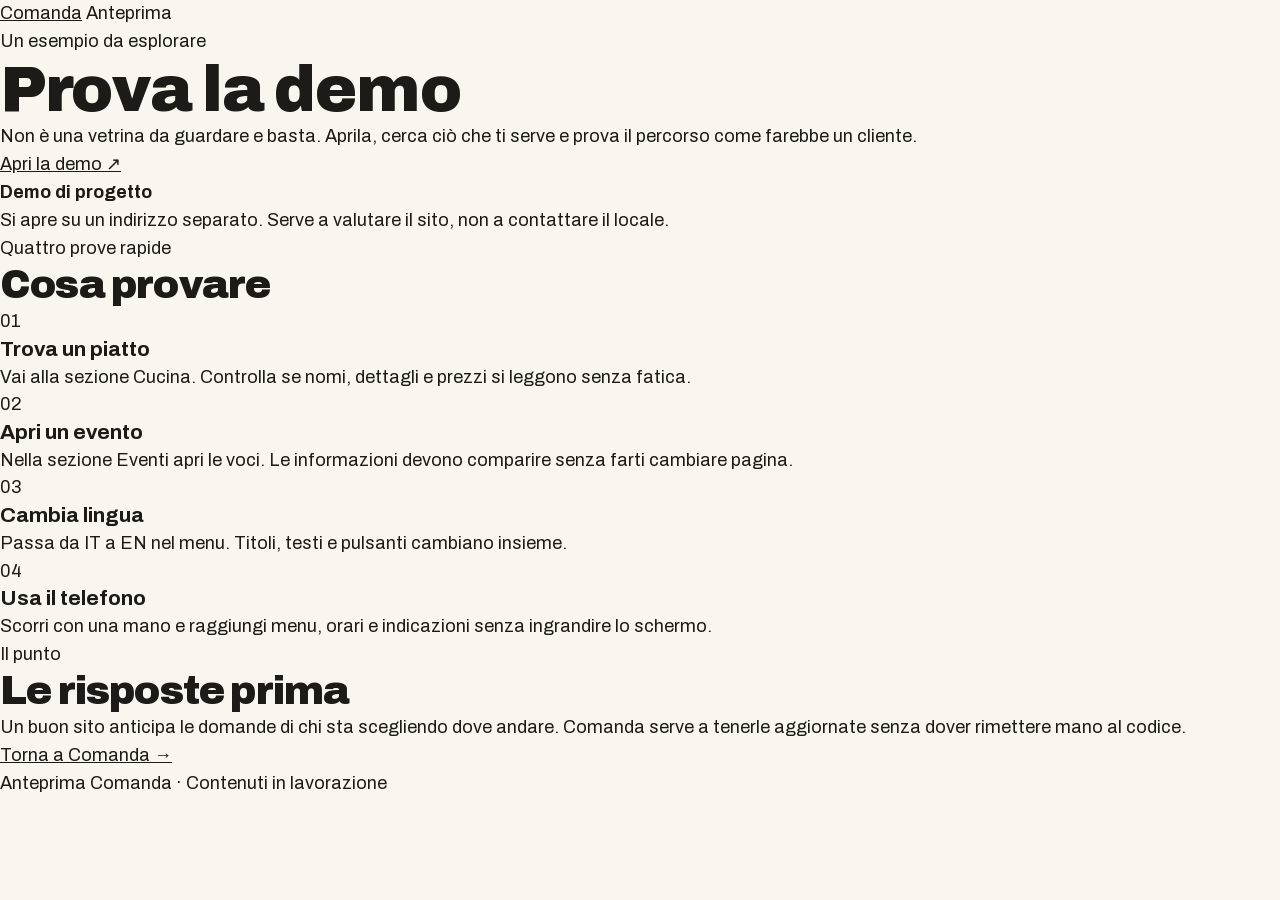
<file: demo.html>
<!doctype html>
<html lang="it">
<head>
  <meta charset="utf-8">
  <meta name="viewport" content="width=device-width, initial-scale=1">
  <meta name="robots" content="noindex, nofollow">
  <meta name="description" content="Prova una demo di sito per ristorante realizzata per mostrare il lavoro di Comanda.">
  <title>Demo | Comanda</title>
  <link rel="stylesheet" href="style.css">
</head>
<body>
  <header class="site-header">
    <a class="brand" href="index.html" aria-label="Comanda, pagina iniziale">Comanda</a>
    <span class="preview-label">Anteprima</span>
  </header>
  <main class="demo-main">
    <section class="demo-hero" aria-labelledby="demo-title">
      <div>
        <p class="eyebrow">Un esempio da esplorare</p>
        <h1 id="demo-title">Prova la demo</h1>
        <p class="lead">Non è una vetrina da guardare e basta. Aprila, cerca ciò che ti serve e prova il percorso come farebbe un cliente.</p>
        <a class="button" href="https://collettivo-gastronomico-testaccio.vercel.app" target="_blank" rel="noopener noreferrer">Apri la demo <span aria-hidden="true">↗</span></a>
      </div>
      <aside class="demo-note" aria-label="Nota sulla demo">
        <strong>Demo di progetto</strong>
        <p>Si apre su un indirizzo separato. Serve a valutare il sito, non a contattare il locale.</p>
      </aside>
    </section>
    <section class="try-section" aria-labelledby="try-title">
      <p class="eyebrow">Quattro prove rapide</p>
      <h2 id="try-title">Cosa provare</h2>
      <ol class="try-grid">
        <li>
          <span class="step">01</span>
          <h3>Trova un piatto</h3>
          <p>Vai alla sezione Cucina. Controlla se nomi, dettagli e prezzi si leggono senza fatica.</p>
        </li>
        <li>
          <span class="step">02</span>
          <h3>Apri un evento</h3>
          <p>Nella sezione Eventi apri le voci. Le informazioni devono comparire senza farti cambiare pagina.</p>
        </li>
        <li>
          <span class="step">03</span>
          <h3>Cambia lingua</h3>
          <p>Passa da IT a EN nel menu. Titoli, testi e pulsanti cambiano insieme.</p>
        </li>
        <li>
          <span class="step">04</span>
          <h3>Usa il telefono</h3>
          <p>Scorri con una mano e raggiungi menu, orari e indicazioni senza ingrandire lo schermo.</p>
        </li>
      </ol>
    </section>
    <section class="closing" aria-labelledby="closing-title">
      <p class="eyebrow">Il punto</p>
      <h2 id="closing-title">Le risposte prima</h2>
      <p>Un buon sito anticipa le domande di chi sta scegliendo dove andare. Comanda serve a tenerle aggiornate senza dover rimettere mano al codice.</p>
      <a class="text-link" href="index.html">Torna a Comanda <span aria-hidden="true">→</span></a>
    </section>
  </main>
  <footer class="site-footer">Anteprima Comanda · Contenuti in lavorazione</footer>
</body>
</html>
</file>
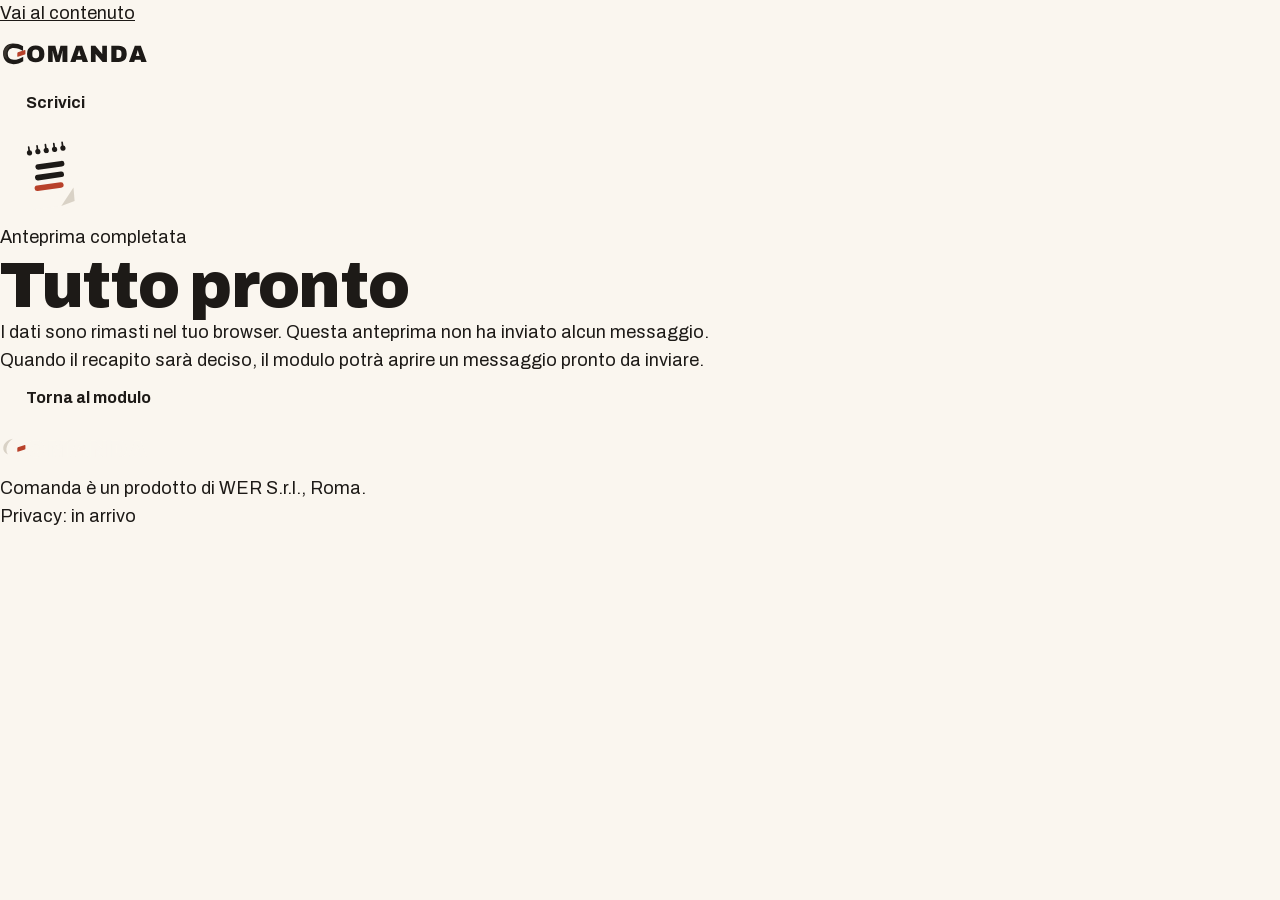
<file: grazie.html>
<!doctype html>
<html lang="it">
<head>
  <meta charset="utf-8">
  <meta name="viewport" content="width=device-width, initial-scale=1">
  <title>Tutto pronto | Comanda</title>
  <meta name="description" content="Conferma dell’anteprima del modulo di Comanda.">
  <meta name="robots" content="noindex,nofollow">
  <link rel="stylesheet" href="style.css">
</head>
<body class="thanks-page">
  <a class="skip-link" href="#contenuto">Vai al contenuto</a>

  <header class="site-header">
    <div class="shell header-inner">
      <a class="brand" href="index.html" aria-label="Comanda, pagina iniziale">
        <img src="assets/comanda-lockup-orizzontale-chiaro.svg" alt="Comanda" width="154" height="52">
      </a>
      <a class="btn btn-small" href="index.html#contatto">Scrivici</a>
    </div>
  </header>

  <main id="contenuto" class="thanks-main">
    <section class="thanks-card" aria-labelledby="thanks-title">
      <img class="thanks-mark" src="assets/comanda-marchio-completo.svg" alt="" width="96" height="96">
      <p class="eyebrow">Anteprima completata</p>
      <h1 id="thanks-title">Tutto pronto</h1>
      <p class="lead">I dati sono rimasti nel tuo browser. Questa anteprima non ha inviato alcun messaggio.</p>
      <p>Quando il recapito sarà deciso, il modulo potrà aprire un messaggio pronto da inviare.</p>
      <a class="btn" href="index.html#contatto">Torna al modulo</a>
    </section>
  </main>

  <footer class="site-footer">
    <div class="shell footer-inner">
      <img src="assets/comanda-lockup-orizzontale-scuro.svg" alt="Comanda" width="154" height="52">
      <div>
        <p>Comanda è un prodotto di WER S.r.l., Roma.</p>
        <p class="footer-note">Privacy: in arrivo</p>
      </div>
    </div>
  </footer>
</body>
</html>
</file>
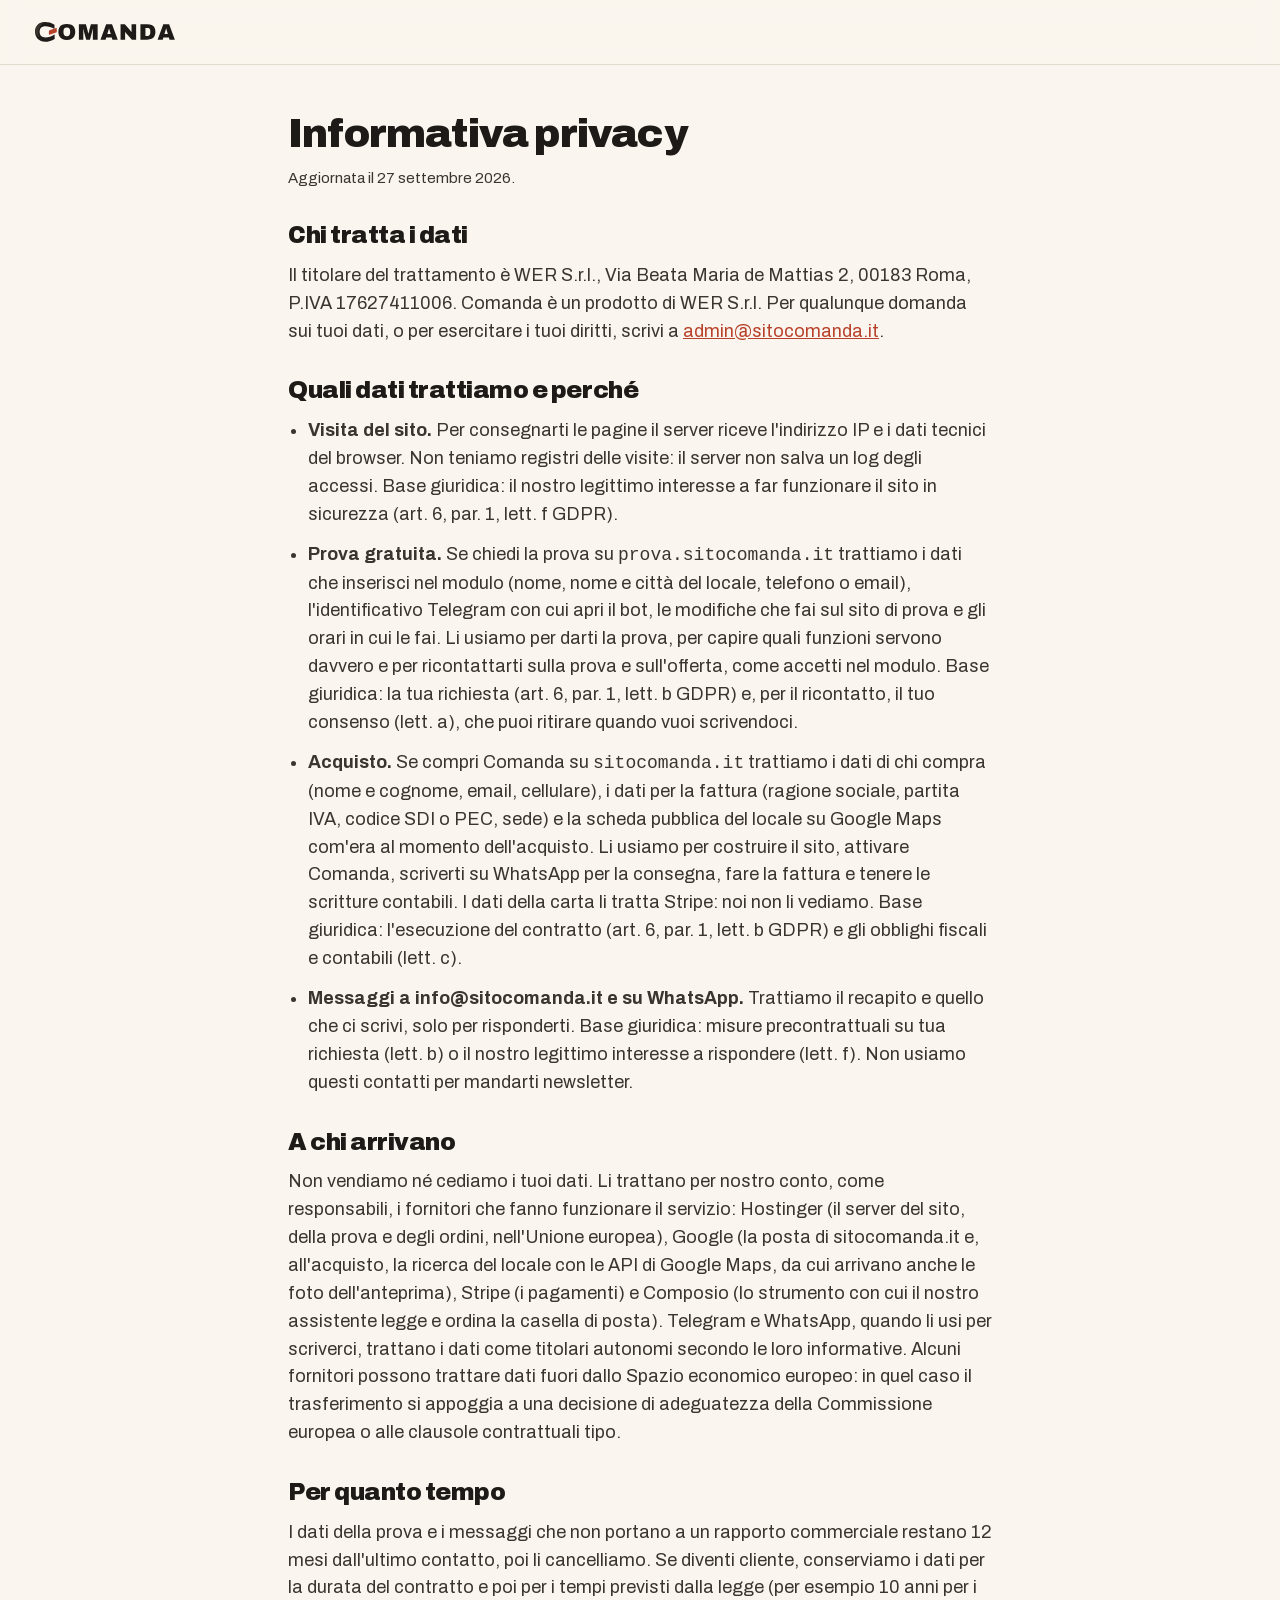
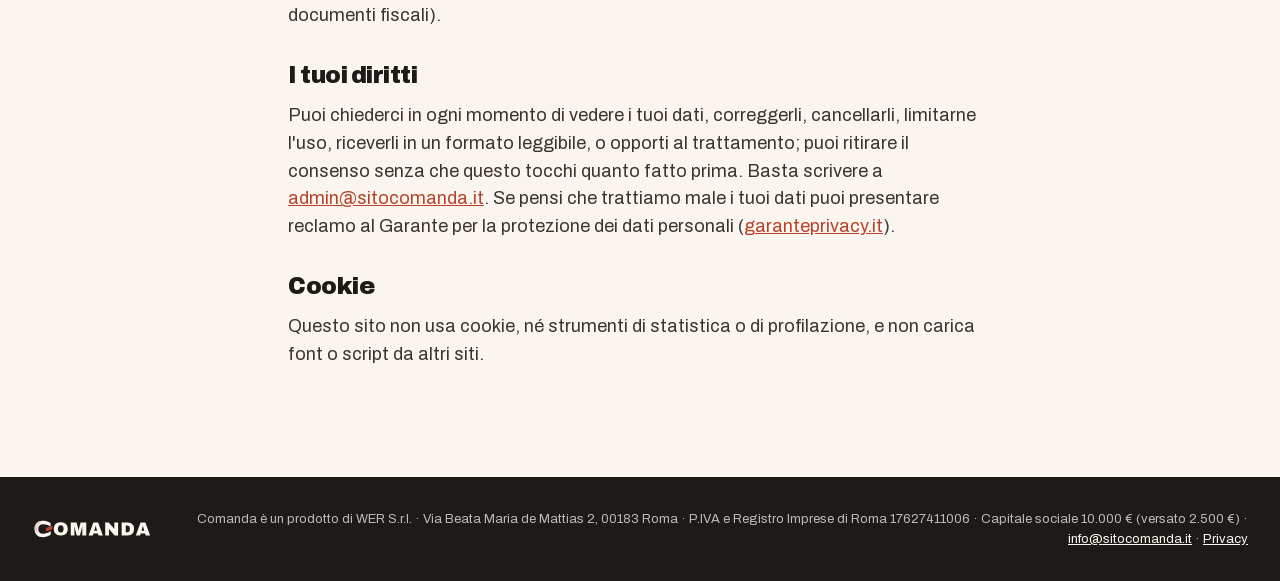
<file: privacy.html>
<!doctype html>
<html lang="it">
<head>
  <meta charset="utf-8">
  <meta name="viewport" content="width=device-width, initial-scale=1">
  <title>Informativa privacy · Comanda</title>
  <meta name="description" content="Come Comanda, prodotto di WER S.r.l., tratta i dati di chi visita il sito, scrive a info@sitocomanda.it o chiede la prova gratuita.">
  <link rel="canonical" href="https://sitocomanda.it/privacy.html">
  <link rel="icon" href="assets/comanda-favicon.ico" sizes="any">
  <link rel="preload" href="fonts/archivo-latin.woff2" as="font" type="font/woff2" crossorigin>
  <link rel="stylesheet" href="style.css?v=20261004b">
</head>
<body>
  <header class="top">
    <div class="wrap top__in">
      <a class="logo" href="./" aria-label="Comanda, torna alla home"><img src="assets/comanda-lockup-orizzontale-chiaro.svg" alt="Comanda" width="150" height="24"></a>
    </div>
  </header>

  <main class="doc">
    <div class="wrap">
      <h1>Informativa privacy</h1>
      <p class="note">Aggiornata il 27 settembre 2026.</p>

      <h2>Chi tratta i dati</h2>
      <p>Il titolare del trattamento è WER S.r.l., Via Beata Maria de Mattias 2, 00183 Roma, P.IVA 17627411006. Comanda è un prodotto di WER S.r.l. Per qualunque domanda sui tuoi dati, o per esercitare i tuoi diritti, scrivi a <a href="mailto:admin@sitocomanda.it">admin@sitocomanda.it</a>.</p>

      <h2>Quali dati trattiamo e perché</h2>
      <ul>
        <li><strong>Visita del sito.</strong> Per consegnarti le pagine il server riceve l'indirizzo IP e i dati tecnici del browser. Non teniamo registri delle visite: il server non salva un log degli accessi. Base giuridica: il nostro legittimo interesse a far funzionare il sito in sicurezza (art. 6, par. 1, lett. f GDPR).</li>
        <li><strong>Prova gratuita.</strong> Se chiedi la prova su <code>prova.sitocomanda.it</code> trattiamo i dati che inserisci nel modulo (nome, nome e città del locale, telefono o email), l'identificativo Telegram con cui apri il bot, le modifiche che fai sul sito di prova e gli orari in cui le fai. Li usiamo per darti la prova, per capire quali funzioni servono davvero e per ricontattarti sulla prova e sull'offerta, come accetti nel modulo. Base giuridica: la tua richiesta (art. 6, par. 1, lett. b GDPR) e, per il ricontatto, il tuo consenso (lett. a), che puoi ritirare quando vuoi scrivendoci.</li>
        <li><strong>Acquisto.</strong> Se compri Comanda su <code>sitocomanda.it</code> trattiamo i dati di chi compra (nome e cognome, email, cellulare), i dati per la fattura (ragione sociale, partita IVA, codice SDI o PEC, sede) e la scheda pubblica del locale su Google Maps com'era al momento dell'acquisto. Li usiamo per costruire il sito, attivare Comanda, scriverti su WhatsApp per la consegna, fare la fattura e tenere le scritture contabili. I dati della carta li tratta Stripe: noi non li vediamo. Base giuridica: l'esecuzione del contratto (art. 6, par. 1, lett. b GDPR) e gli obblighi fiscali e contabili (lett. c).</li>
        <li><strong>Messaggi a info@sitocomanda.it e su WhatsApp.</strong> Trattiamo il recapito e quello che ci scrivi, solo per risponderti. Base giuridica: misure precontrattuali su tua richiesta (lett. b) o il nostro legittimo interesse a rispondere (lett. f). Non usiamo questi contatti per mandarti newsletter.</li>
      </ul>

      <h2>A chi arrivano</h2>
      <p>Non vendiamo né cediamo i tuoi dati. Li trattano per nostro conto, come responsabili, i fornitori che fanno funzionare il servizio: Hostinger (il server del sito, della prova e degli ordini, nell'Unione europea), Google (la posta di sitocomanda.it e, all'acquisto, la ricerca del locale con le API di Google Maps, da cui arrivano anche le foto dell'anteprima), Stripe (i pagamenti) e Composio (lo strumento con cui il nostro assistente legge e ordina la casella di posta). Telegram e WhatsApp, quando li usi per scriverci, trattano i dati come titolari autonomi secondo le loro informative. Alcuni fornitori possono trattare dati fuori dallo Spazio economico europeo: in quel caso il trasferimento si appoggia a una decisione di adeguatezza della Commissione europea o alle clausole contrattuali tipo.</p>

      <h2>Per quanto tempo</h2>
      <p>I dati della prova e i messaggi che non portano a un rapporto commerciale restano 12 mesi dall'ultimo contatto, poi li cancelliamo. Se diventi cliente, conserviamo i dati per la durata del contratto e poi per i tempi previsti dalla legge (per esempio 10 anni per i documenti fiscali).</p>

      <h2>I tuoi diritti</h2>
      <p>Puoi chiederci in ogni momento di vedere i tuoi dati, correggerli, cancellarli, limitarne l'uso, riceverli in un formato leggibile, o opporti al trattamento; puoi ritirare il consenso senza che questo tocchi quanto fatto prima. Basta scrivere a <a href="mailto:admin@sitocomanda.it">admin@sitocomanda.it</a>. Se pensi che trattiamo male i tuoi dati puoi presentare reclamo al Garante per la protezione dei dati personali (<a href="https://www.garanteprivacy.it" rel="noopener">garanteprivacy.it</a>).</p>

      <h2>Cookie</h2>
      <p>Questo sito non usa cookie, né strumenti di statistica o di profilazione, e non carica font o script da altri siti.</p>
    </div>
  </main>

  <footer class="foot">
    <div class="wrap foot__in">
      <img src="assets/comanda-lockup-orizzontale-scuro.svg" alt="Comanda" width="124" height="20">
      <p>Comanda è un prodotto di WER S.r.l. · Via Beata Maria de Mattias 2, 00183 Roma · P.IVA e Registro Imprese di Roma 17627411006 · Capitale sociale 10.000 € (versato 2.500 €) · <a href="mailto:info@sitocomanda.it">info@sitocomanda.it</a> · <a href="privacy.html">Privacy</a></p>
    </div>
  </footer>
</body>
</html>
</file>
<file: style.css>
/* Comanda · vetrina sitocomanda.it · v2 del 2026-10-03, logo nuovo e intro del teaser (token + stili in un solo file) */

/* ============================================================
   Comanda · design tokens · v1 · 2026-09-19
   Sorgente delle decisioni: officina/branding/design-system.md
   Si include così com'è nel sito e nei template social.
   Font: Archivo (Google Fonts), una sola superfamiglia.
   ============================================================ */

:root {
  /* ---- Colori di marca (fissi, non si toccano) ---- */
  --ink:    #1D1A17;   /* inchiostro: testo su crema, fondo scuro */
  --paper:  #FAF6EF;   /* crema: fondo chiaro, testo su inchiostro */
  --brick:  #B8412A;   /* mattone: primario, azione, la riga rossa del foglietto */
  --amber:  #E8A33D;   /* ambra insegna: accento raro, solo su fondo inchiostro */

  /* ---- Estensione: neutri di supporto ---- */
  --ink-2:  #3A352F;   /* testo secondario su crema */
  --ink-3:  #6B655C;   /* didascalie, testo disattivo su crema (5,6:1 su crema, 4,9:1 sul proprio fondo tenue) */
  --paper-2: #F1EADC;  /* superficie alternata su crema: schede, note, campi */
  --paper-3: #E4DCCC;  /* separatori, bordi leggeri su crema */
  --fold:   #D9D2C6;   /* il risvolto dell'angolo del foglietto */
  --line:   #C9C0B0;   /* bordo dei campi e dei bottoni secondari su crema */

  --surface-dark: #2A2622; /* scheda su fondo inchiostro */
  --line-dark:    #3D3833; /* bordo su fondo inchiostro */
  --paper-mute:   rgba(250, 246, 239, 0.72); /* testo secondario su inchiostro */

  /* ---- Estensione: azione e stati ---- */
  --brick-2:    #9E3622; /* mattone premuto / hover */
  --brick-soft: #F3DCD5; /* tinta mattone per note e avvisi su crema */
  --amber-soft: #FBEBD0; /* tinta ambra per evidenziazioni su crema */
  --ok:         #2A7047; /* stato "è online" (5,6:1 su crema, 4,9:1 sul proprio fondo tenue) */
  --ok-soft:    #DDEEDF;
  --warn:       var(--amber);
  --warn-soft:  var(--amber-soft);
  --err:        #8F2A18; /* errore: mattone più scuro, distinguibile dal primario */
  --err-soft:   var(--brick-soft);

  /* ---- Tipografia ---- */
  --font: "Archivo", "Helvetica Neue", Arial, sans-serif;
  --w-regular: 400;
  --w-medium:  500;
  --w-bold:    700;
  --w-black:   900;

  /* scala fluida: minimo a 320px, massimo a 1280px */
  --fs-display-1: clamp(2.125rem, 1.5rem + 3.125vw, 4rem);      /* 34 → 64 */
  --fs-display-2: clamp(1.75rem, 1.333rem + 2.083vw, 3rem);     /* 28 → 48 */
  --fs-h1:        clamp(1.625rem, 1.333rem + 1.458vw, 2.5rem);  /* 26 → 40 */
  --fs-h2:        clamp(1.375rem, 1.167rem + 1.042vw, 2rem);    /* 22 → 32 */
  --fs-h3:        clamp(1.188rem, 1.083rem + 0.5208vw, 1.5rem); /* 19 → 24 */
  --fs-body-lg:   clamp(1.125rem, 1.062rem + 0.3125vw, 1.312rem); /* 18 → 21 */
  --fs-body:      clamp(1.062rem, 1.042rem + 0.1042vw, 1.125rem); /* 17 → 18 */
  --fs-small:     0.9375rem;                                     /* 15 */
  --fs-label:     clamp(0.75rem, 0.7292rem + 0.1042vw, 0.8125rem); /* 12 → 13 */

  --lh-display: 1.05;
  --lh-tight:   1.15;
  --lh-snug:    1.3;
  --lh-body:    1.55;

  --track-display: -0.02em; /* titoli in nero 900 */
  --track-caps:     0.08em; /* etichette e badge in maiuscolo */
  --track-wordmark: 0.04em; /* la parola COMANDA */

  /* ---- Spazio (base 4px) ---- */
  --s-1: 0.25rem;  /* 4 */
  --s-2: 0.5rem;   /* 8 */
  --s-3: 0.75rem;  /* 12 */
  --s-4: 1rem;     /* 16 */
  --s-5: 1.5rem;   /* 24 */
  --s-6: 2rem;     /* 32 */
  --s-7: 3rem;     /* 48 */
  --s-8: 4rem;     /* 64 */
  --s-9: 6rem;     /* 96 */

  --gutter: var(--s-4);              /* 16 su telefono */
  --section-gap: var(--s-8);         /* 64 su telefono, 96 da tablet (vedi @media) */

  /* ---- Raggi ---- */
  --r-xs:   4px;   /* badge, tag */
  --r-sm:   8px;   /* bottoni, campi */
  --r-md:   12px;  /* schede, bolle dei messaggi */
  --r-lg:   16px;  /* fogli a scorrimento (bottom sheet), riquadri grandi */
  --r-pill: 999px; /* badge a pillola */
  /* il foglietto (contenitore di carta) non ha raggio: la carta è tagliata dritta */

  /* ---- Larghezze ---- */
  --w-text: 44rem;   /* 704: colonna di lettura */
  --w-hero: 60rem;   /* 960: titoli e claim */
  --w-page: 76rem;   /* 1216: contenitore massimo (vetrina: la hero riempie gli schermi larghi) */

  /* ---- Controlli ---- */
  --control-h: 3rem;        /* 48: altezza minima di bottoni e campi */
  --control-h-sm: 2.5rem;   /* 40: solo da desktop, dentro tabelle e barre */
  --focus: 0 0 0 3px var(--amber);
  --border-w: 2px;

  /* ---- Inclinazioni ---- */
  --tilt-mark: -8deg;  /* il marchio: nativa, non si cambia */
  --tilt-slip: -2deg;  /* il foglietto con il claim nei template social */

  /* ---- Ombre: nessuna sulla carta. Una sola, per il bottom sheet ---- */
  --shadow-sheet: 0 -8px 32px rgba(29, 26, 23, 0.18);

  /* ---- Movimento ---- */
  --ease: cubic-bezier(0.2, 0.7, 0.2, 1);
  --t-fast: 120ms;
  --t-base: 200ms;
}

/* Breakpoint (mobile first): 480 telefono largo · 768 tablet · 1024 desktop */
@media (min-width: 768px) {
  :root {
    --gutter: var(--s-5);        /* 24 */
    --section-gap: var(--s-9);   /* 96 */
  }
}

@media (prefers-reduced-motion: reduce) {
  :root { --t-fast: 0ms; --t-base: 0ms; }
}



@font-face {
  font-family: "Archivo";
  font-style: normal;
  font-weight: 400 900;
  font-display: swap;
  src: url("fonts/archivo-latin.woff2") format("woff2");
}

*, *::before, *::after { box-sizing: border-box; }
html { -webkit-text-size-adjust: 100%; scroll-behavior: smooth; scroll-padding-top: 5rem; }
@media (prefers-reduced-motion: reduce) { html { scroll-behavior: auto; } }
body {
  margin: 0;
  font-family: var(--font);
  font-size: var(--fs-body);
  line-height: var(--lh-body);
  color: var(--ink);
  background: var(--paper);
  -webkit-font-smoothing: antialiased;
}
h1, h2, h3, p, ul, ol { margin: 0; }
ul, ol { padding: 0; list-style: none; }
img, svg { display: block; }
a { color: inherit; }
button { font: inherit; color: inherit; }
:focus-visible { outline: 3px solid var(--ink); outline-offset: 2px; border-radius: var(--r-xs); }
.offer :focus-visible, .foot :focus-visible { outline-color: var(--amber); }

.wrap { width: 100%; max-width: calc(var(--w-page) + 2 * var(--gutter)); margin: 0 auto; padding: 0 var(--gutter); }
.skip { position: absolute; left: -999px; top: 0; background: var(--ink); color: var(--paper); padding: var(--s-3) var(--s-4); z-index: 99; }
.skip:focus { left: var(--s-3); top: var(--s-3); }
.nw { white-space: nowrap; }
.sr { position: absolute; width: 1px; height: 1px; overflow: hidden; clip: rect(0 0 0 0); }


h1 {
  font-size: var(--fs-display-1);
  font-weight: var(--w-black);
  line-height: var(--lh-display);
  letter-spacing: var(--track-display);
  text-wrap: balance;
}
h2 {
  font-size: var(--fs-h1);
  font-weight: var(--w-black);
  line-height: var(--lh-tight);
  letter-spacing: var(--track-display);
  text-wrap: balance;
}
h3 { font-size: var(--fs-body-lg); font-weight: var(--w-bold); line-height: var(--lh-snug); }

/* ---------- Bottoni ---------- */
.btn {
  display: inline-flex; align-items: center; justify-content: center; gap: var(--s-2);
  min-height: var(--control-h);
  padding: 0 var(--s-5);
  border-radius: var(--r-sm);
  border: var(--border-w) solid transparent;
  font-weight: var(--w-bold);
  font-size: 1rem;
  text-decoration: none;
  white-space: nowrap;
  transition: background var(--t-fast) var(--ease), transform var(--t-fast) var(--ease);
}
.btn:active { transform: translateY(1px); }
.btn--sm { min-height: var(--control-h-sm); padding: 0 var(--s-4); font-size: var(--fs-small); }
.btn--block { width: 100%; }
.btn--brick { background: var(--brick); color: var(--paper); }
.btn--brick:hover { background: var(--brick-2); }
.btn--amber { background: var(--amber); color: var(--ink); }
.btn--amber:hover { background: #d99532; }
.btn--line { border-color: var(--ink); color: var(--ink); background: transparent; }
.btn--line:hover { background: var(--paper-2); }
.btn--ghost { color: var(--ink); padding: 0 var(--s-4); }
.btn--ghost:hover { text-decoration: underline; text-underline-offset: 4px; }
.arrow { width: 1.1em; height: 1.1em; fill: none; stroke: currentColor; stroke-width: 2; stroke-linecap: round; stroke-linejoin: round; }
.wa { width: 1.1em; height: 1.1em; fill: none; stroke: currentColor; stroke-width: 2; stroke-linejoin: round; }



/* ============================================================
   Vetrina v2 · 2026-10-03 · tavola pen.dev "V2 · 1b"
   ============================================================ */

/* ---------- Testata ---------- */
.top { position: sticky; top: 0; z-index: 20; background: rgba(250, 246, 239, 0.94); backdrop-filter: blur(8px); border-bottom: 1px solid var(--paper-3); }
.top__in { display: flex; align-items: center; justify-content: space-between; min-height: 4rem; }
.top__cta { display: flex; align-items: center; gap: var(--s-2); }
.top__talk { display: none; }
.logo { display: block; }
.logo img, .logo__svg { display: block; width: 150px; height: auto; }

/* Intro: il logo del teaser (foglietto, C, OMANDA) su velo inchiostro, poi vola nella testata.
   Acceso da <head>, disegnato da site.js su canvas. Se site.js non arriva, dopo 4 s il velo
   sparisce da solo e il logo torna visibile. */
.intro { display: none; }
.is-intro .intro { display: block; position: fixed; inset: 0; z-index: 100; background: var(--ink); animation: intro-via 0s 4s forwards; }
.is-intro .logo__svg { visibility: hidden; animation: intro-logo 0s 4s forwards; }
.is-intro.intro-js .intro, .is-intro.intro-js .logo__svg { animation: none; }
.intro__cv { display: block; width: 100%; height: 100%; }
@keyframes intro-via { to { visibility: hidden; opacity: 0; } }
@keyframes intro-logo { to { visibility: visible; } }

.section { padding: var(--s-7) 0; }
.section h2 { margin-bottom: var(--s-5); }

/* ---------- Hero: tre punti, foglietto, pannello di sala ---------- */
.hero { padding: var(--s-5) 0 var(--s-7); }
.hero__grid { display: grid; gap: var(--s-7); }

/* I tre punti: come le righe del foglietto del logo, due d'inchiostro e l'ultima mattone */
/* Ogni punto su una riga: il più lungo ("Lo modifichi con un messaggio", col numero) misura 15,8em,
   quindi il corpo è la larghezza della colonna divisa per 15,9. */
.hero__copy { container-type: inline-size; }
.claim { display: grid; gap: var(--s-3); font-size: clamp(1.125rem, 6.25vw - 0.15rem, 3.5rem); font-size: min(3.5rem, 100cqi / 15.9); font-weight: 800; line-height: 1.06; letter-spacing: -0.02em; white-space: nowrap; }
.claim__row { display: flex; align-items: flex-start; }
.claim__n { flex: none; display: grid; place-items: center; width: 1.5em; height: 1.5em; margin: 0.28em 0.55em 0 0; border-radius: 50%; background: var(--ink); color: var(--paper); font-size: 0.5em; font-weight: 800; letter-spacing: 0; }
.claim__row:last-of-type { color: var(--brick); }
.claim__row:last-of-type .claim__n { background: var(--brick); }
.hero .lead { margin-top: var(--s-5); font-size: var(--fs-body-lg); color: var(--ink-2); max-width: 30rem; }

/* Il foglietto col prezzo: fori in alto, orecchia in basso, inclinato come nei template */
.slip { position: relative; max-width: 26rem; margin-top: var(--s-6); padding: var(--s-6) var(--s-5) var(--s-5); background: #FFFDF9; border: 1px solid var(--paper-3); transform: rotate(var(--tilt-slip)); }
.slip::before { content: ""; position: absolute; top: 12px; left: 20px; right: 20px; height: 8px; background: radial-gradient(circle at 4px 4px, var(--ink) 3.2px, transparent 3.7px) 0 0 / 20px 8px repeat-x; opacity: 0.85; }
.slip::after { content: ""; position: absolute; right: -1px; bottom: -1px; width: 30px; height: 30px; background: linear-gradient(to top left, var(--paper) 50%, var(--fold) 50%); }
.slip p { margin: 0; }
.slip__list { display: flex; align-items: center; gap: var(--s-2); font-size: 1rem; color: var(--ink-3); }
.slip__now { display: flex; align-items: center; gap: var(--s-3); margin-top: var(--s-1) !important; }
.slip__now b { font-size: clamp(1.75rem, 7.5vw, 2.25rem); font-weight: 800; line-height: 1.1; letter-spacing: -0.01em; white-space: nowrap; }
.slip__note { margin-top: var(--s-1) !important; font-size: var(--fs-small); color: var(--ink-2); }
.slip .btn { margin-top: var(--s-5); }

/* Il telefono sul pannello d'inchiostro con le luci di sala del teaser */
.stage { position: relative; isolation: isolate; overflow: hidden; display: grid; place-items: center; padding: var(--s-6) var(--s-4); border-radius: 28px; background: var(--ink); }
.stage::before { content: ""; position: absolute; inset: -10%; z-index: -1; filter: blur(6px);
  background:
    radial-gradient(circle at 16% 20%, rgba(232, 163, 61, 0.34), transparent 22%),
    radial-gradient(circle at 86% 26%, rgba(184, 65, 42, 0.45), transparent 26%),
    radial-gradient(circle at 74% 84%, rgba(232, 163, 61, 0.26), transparent 28%),
    radial-gradient(circle at 12% 78%, rgba(250, 220, 170, 0.16), transparent 18%),
    radial-gradient(circle at 46% 54%, rgba(184, 65, 42, 0.18), transparent 34%); }
.stage .phone { margin: 0; border-color: #0B0A09; box-shadow: 0 0 0 1px rgba(250, 246, 239, 0.14), 0 30px 60px rgba(0, 0, 0, 0.45); }

.strike { position: relative; text-decoration: none; font-weight: 700; font-size: 1.625rem; line-height: 1.15; color: var(--ink-2); white-space: nowrap; }
.strike::after { content: ""; position: absolute; left: -2px; right: -2px; top: 52%; height: 3px; background: var(--brick); }
.strike--big { font-size: 2.125rem; color: var(--paper-mute); }
.strike--big::after { background: var(--amber); }

.badge { display: inline-block; background: var(--brick); color: var(--paper); font-weight: 800; font-size: 0.9375rem; line-height: 1; padding: 6px 9px; border-radius: 6px; }
.badge--amber { background: var(--amber); color: var(--ink); }

/* ---------- Chat Telegram ---------- */
.phone {
  width: 300px; max-width: 100%; height: 600px; margin: var(--s-5) auto 0;
  border: 7px solid var(--ink); border-radius: 47px; overflow: hidden;
  display: flex; flex-direction: column; position: relative;
  background: linear-gradient(200deg, #D3E2B8 0%, #A9C99B 55%, #C7D9A8 100%);
  font: 13px/1.3 -apple-system, BlinkMacSystemFont, "Inter", "Segoe UI", system-ui, sans-serif;
  color: #000;
}
.tg-status { display: flex; justify-content: space-between; align-items: center; padding: 8px 24px 2px; background: #F6F6F6; font-weight: 600; }
.tg-status svg { width: 44px; height: 12px; fill: currentColor; }
.tg-head { display: flex; justify-content: space-between; align-items: center; padding: 4px 12px 8px; background: #F6F6F6; border-bottom: 1px solid #D5D5D5; }
.tg-back { color: #2A7BC0; font-size: 15px; }
.tg-who { display: grid; justify-items: center; line-height: 1.2; }
.tg-who b { font-size: 15px; font-weight: 600; }
.tg-who small { font-size: 12px; color: #8E9AA3; }
.tg-avatar { width: 34px; height: 34px; border-radius: 50%; }
.tg-body { flex: 1; min-height: 0; display: flex; flex-direction: column; justify-content: flex-end; gap: 6px; padding: 10px 8px; overflow: hidden; }
.tg-msg { align-self: flex-start; max-width: 236px; background: #fff; border-radius: 14px 14px 14px 4px; padding: 6px 9px 4px; position: relative; }
.tg-msg p { margin: 0; }
.tg-msg time { display: block; text-align: right; font-size: 10px; color: #8E9AA3; margin-top: 1px; }
.tg-msg--me { align-self: flex-end; background: #E1FEC6; border-radius: 14px 14px 4px 14px; display: flex; align-items: flex-end; gap: 6px; }
.tg-msg--me time { color: #4FAE4E; }
.tg-ticks::after { content: "✓✓"; letter-spacing: -3px; font-style: normal; }
.tg-link { color: #2A7BC0; text-decoration: underline; word-break: break-all; }
.tg-row { align-self: flex-start; width: 236px; display: grid; gap: 3px; }
.tg-row > .tg-msg { max-width: none; }
.tg-kb { display: flex; flex-direction: column; gap: 3px; }
.tg-kb__row { display: flex; gap: 3px; }
.tg-kb__row span { flex: 1; min-width: 0; display: grid; place-items: center; height: 30px; border-radius: 8px; background: rgba(40, 62, 38, 0.66); color: #fff; font-size: 12px; font-weight: 600; white-space: nowrap; transition: background 150ms; }
.tg-kb__row span.is-tap { background: rgba(255, 255, 255, 0.9); color: #2A7BC0; }
.tg-input { display: flex; align-items: center; gap: 8px; padding: 8px 10px 20px; background: #F6F6F6; color: #8E9AA3; }
.tg-input svg { width: 20px; height: 20px; flex: none; }
.tg-field { flex: 1; height: 32px; border-radius: 16px; background: #fff; border: 1px solid #DADADA; display: flex; align-items: center; padding: 0 12px; color: #A0A0A0; }
.tg-field.is-typing { color: #000; }
.tg-msg.is-new, .tg-row.is-new { animation: tg-in 0.25s var(--ease); }
@keyframes tg-in { from { opacity: 0; transform: translateY(6px); } to { opacity: 1; transform: none; } }
.tg-tap { position: absolute; width: 28px; height: 28px; margin: -14px 0 0 -14px; border-radius: 50%; background: rgba(29, 26, 23, 0.25); pointer-events: none; animation: tg-tap 0.45s ease-out forwards; }
@keyframes tg-tap { from { transform: scale(0.4); opacity: 1; } to { transform: scale(1.4); opacity: 0; } }

/* ---------- Come funziona ---------- */
.steps { background: var(--paper-2); }
.steps__list { display: grid; gap: var(--s-5); }
.steps__list li { display: flex; gap: var(--s-4); }
.steps__n { flex: none; width: 36px; height: 36px; border-radius: 50%; background: var(--brick); color: var(--paper); display: grid; place-items: center; font-weight: 800; }
.steps__list h3 { font-size: 1.125rem; }
.steps__list p { margin-top: var(--s-1); color: var(--ink-2); font-size: var(--fs-small); }

/* ---------- Cosa cambi ---------- */
.changes__list { display: grid; grid-template-columns: 1fr 1fr; gap: var(--s-3); }
.changes__list li { display: flex; align-items: center; gap: var(--s-3); min-height: 52px; padding: var(--s-3); background: #FFFDF8; border: 1px solid var(--paper-3); border-radius: var(--r-md); font-weight: 600; font-size: var(--fs-small); line-height: 1.2; }
.changes__list svg { width: 20px; height: 20px; flex: none; fill: none; stroke: var(--brick); stroke-width: 1.8; stroke-linecap: round; stroke-linejoin: round; }
.changes__note { margin-top: var(--s-5); color: var(--ink-2); font-size: var(--fs-small); }
.changes__who { margin-top: var(--s-2); color: var(--ink-3); font-size: var(--fs-small); }

/* ---------- Prezzo ---------- */
.offer { background: var(--ink); color: var(--paper); }
.offer .eyebrow { color: var(--amber); font-size: var(--fs-label); font-weight: 700; letter-spacing: var(--track-caps); text-transform: uppercase; margin-bottom: var(--s-3); }
.offer h2 { color: var(--paper); }
.offer__body p { margin: 0; }
.offer__list { display: grid; gap: 2px; color: var(--paper-mute); font-size: var(--fs-small); }
.offer__list .strike { justify-self: start; }
.offer__for { margin-top: var(--s-4) !important; color: var(--amber); font-weight: 700; font-size: var(--fs-small); }
.offer__now { display: flex; align-items: center; gap: var(--s-3); }
.offer__now b { white-space: nowrap; font-size: 3.75rem; font-weight: 800; line-height: 1; letter-spacing: -0.02em; }
.offer__side { display: grid; gap: 6px; justify-items: start; color: var(--paper-mute); font-size: var(--fs-small); }
.seats { margin-top: var(--s-5); }
.seats__dots { display: flex; gap: 6px; }
.seats__dots i { width: 16px; height: 16px; border-radius: 50%; background: var(--amber); }
.seats__dots i.is-taken { background: transparent; box-shadow: inset 0 0 0 2px var(--line-dark); }
.seats p { margin-top: var(--s-2); font-weight: 600; font-size: var(--fs-small); }
.offer hr { border: 0; border-top: 1px solid var(--line-dark); margin: var(--s-5) 0; }
.offer__renew { font-size: 1rem; }

/* ---------- Domande ---------- */
.faq__list details { border-bottom: 1px solid var(--paper-3); }
.faq__list summary { display: flex; justify-content: space-between; align-items: center; gap: var(--s-4); min-height: 56px; padding: var(--s-3) 0; cursor: pointer; font-weight: 700; list-style: none; }
.faq__list summary::-webkit-details-marker { display: none; }
.faq__list summary::after { content: "+"; font-size: 1.5rem; font-weight: 400; line-height: 1; color: var(--ink-3); transition: transform var(--t-base) var(--ease); }
.faq__list details[open] summary::after { transform: rotate(45deg); }
.faq__list p { padding: 0 0 var(--s-4); color: var(--ink-2); font-size: var(--fs-small); max-width: 40rem; }

/* ---------- Chiusura ---------- */
.close { background: var(--paper-2); padding-bottom: var(--s-8); }
.close__in { display: grid; gap: var(--s-4); }
.close h2 { margin-bottom: 0; }
.close p { color: var(--ink-2); }

/* ---------- Piede ---------- */
.foot { background: var(--ink); color: var(--paper-mute); font-size: var(--fs-label); padding: var(--s-6) 0 calc(var(--s-6) + 76px); }
.foot__in { display: grid; gap: var(--s-4); }
.foot img { width: 124px; height: auto; }
.foot a { color: var(--paper); }

/* ---------- Barra fissa (solo telefono) ---------- */
.sticky-cta { position: fixed; left: 0; right: 0; bottom: 0; z-index: 30; padding: 10px var(--gutter) calc(12px + env(safe-area-inset-bottom)); background: rgba(250, 246, 239, 0.95); backdrop-filter: blur(8px); border-top: 1px solid var(--paper-3); }
.sticky-cta[hidden] { display: none; }
.sticky-cta:not([hidden]) { display: grid; grid-template-columns: 1fr 1fr; gap: var(--s-2); }
.sticky-cta .btn { padding: 0 var(--s-2); }

/* ---------- Parla con noi ---------- */
.ico { width: 1.15em; height: 1.15em; flex: none; fill: none; stroke: currentColor; stroke-width: 1.8; stroke-linecap: round; stroke-linejoin: round; }
.slip .slip__talk { margin-top: var(--s-2); background: #FFFDF9; }
.talk { width: min(26rem, calc(100% - 2 * var(--gutter))); max-width: none; max-height: none; padding: 0; border: 0; border-radius: var(--r-lg); background: var(--paper); color: var(--ink); box-shadow: var(--shadow-sheet); }
.talk::backdrop { background: rgba(29, 26, 23, 0.55); }
.talk:target:not([open]) { display: block; position: fixed; inset: auto 0 0; margin: 0 auto; z-index: 50; }
.talk__in { position: relative; padding: var(--s-6) var(--s-5) var(--s-5); }
.talk h2 { font-size: var(--fs-h2); margin: 0 var(--s-7) var(--s-2) 0; }
.talk p { color: var(--ink-2); }
.talk__x { position: absolute; top: var(--s-3); right: var(--s-3); display: grid; place-items: center; width: var(--control-h); height: var(--control-h); border-radius: 50%; color: var(--ink-2); }
.talk__x:hover { background: var(--paper-2); }
.talk__x svg { width: 20px; height: 20px; fill: none; stroke: currentColor; stroke-width: 2; stroke-linecap: round; }
.talk__list { display: grid; gap: var(--s-3); margin-top: var(--s-5); }
.talk__list a { display: flex; align-items: center; gap: var(--s-4); min-height: 4rem; padding: var(--s-3) var(--s-4); background: #FFFDF9; border: 1px solid var(--paper-3); border-radius: var(--r-md); text-decoration: none; transition: border-color var(--t-fast) var(--ease), background var(--t-fast) var(--ease); }
.talk__list a:hover { border-color: var(--brick); background: var(--paper); }
.talk__list b { display: block; font-size: 1.0625rem; }
.talk__list small { display: block; font-size: var(--fs-small); color: var(--ink-3); }
.talk__ico { flex: none; display: grid; place-items: center; width: 2.75rem; height: 2.75rem; border-radius: 50%; background: var(--brick); color: var(--paper); font-size: 1.25rem; }
/* sul telefono è un foglio che sale dal basso */
@media (max-width: 599px) {
  .talk { width: 100%; margin: auto 0 0; border-radius: var(--r-lg) var(--r-lg) 0 0; }
  .talk__in { padding-bottom: calc(var(--s-5) + env(safe-area-inset-bottom)); }
  .talk[open] { animation: talk-up 0.24s var(--ease); }
}
@keyframes talk-up { from { transform: translateY(100%); } to { transform: none; } }
@media (min-width: 600px) { .top__talk { display: inline-flex; } }

/* ---------- Pagina privacy ---------- */
.doc { padding: var(--s-7) 0 var(--s-9); }
.doc .wrap { max-width: calc(var(--w-text) + 2 * var(--gutter)); }
.doc h1 { font-size: var(--fs-h1); margin-bottom: var(--s-3); }
.doc h2 { font-size: var(--fs-h3); margin: var(--s-6) 0 var(--s-3); }
.doc p, .doc li { color: var(--ink-2); margin-bottom: var(--s-3); }
.doc ul { list-style: disc; padding-left: 1.25rem; }
.doc a { color: var(--brick); }
.note { font-size: var(--fs-small); color: var(--ink-3); }

/* ---------- Desktop ---------- */
@media (min-width: 960px) {
  .section { padding: var(--s-9) 0; }
  .hero { padding: var(--s-7) 0 var(--s-8); }
  .stage { min-height: 42rem; padding: var(--s-7); }
  .steps__list { grid-template-columns: repeat(3, 1fr); gap: var(--s-6); }
  .changes__list { grid-template-columns: repeat(3, 1fr); }
  .offer__in { display: grid; grid-template-columns: 1fr 1fr; gap: var(--s-8); align-items: start; }
  .faq .wrap { max-width: calc(var(--w-text) + 2 * var(--gutter)); }
  .close__in { justify-items: center; text-align: center; max-width: 36rem; }
  .close .btn--block { width: auto; padding: 0 var(--s-7); }
  .foot { padding-bottom: var(--s-6); }
  .foot__in { grid-template-columns: auto 1fr; align-items: center; }
  .foot p { text-align: right; }
  .sticky-cta { display: none !important; }
}

/* Hero a due colonne solo quando i tre punti restano grandi accanto al telefono */
@media (min-width: 1100px) {
  .hero__grid { grid-template-columns: minmax(0, 1fr) 30rem; gap: var(--s-8); align-items: center; }
  .slip { margin-top: var(--s-7); }
}

@media (prefers-reduced-motion: reduce) {
  *, *::before, *::after { animation: none !important; transition: none !important; }
}
</file>
